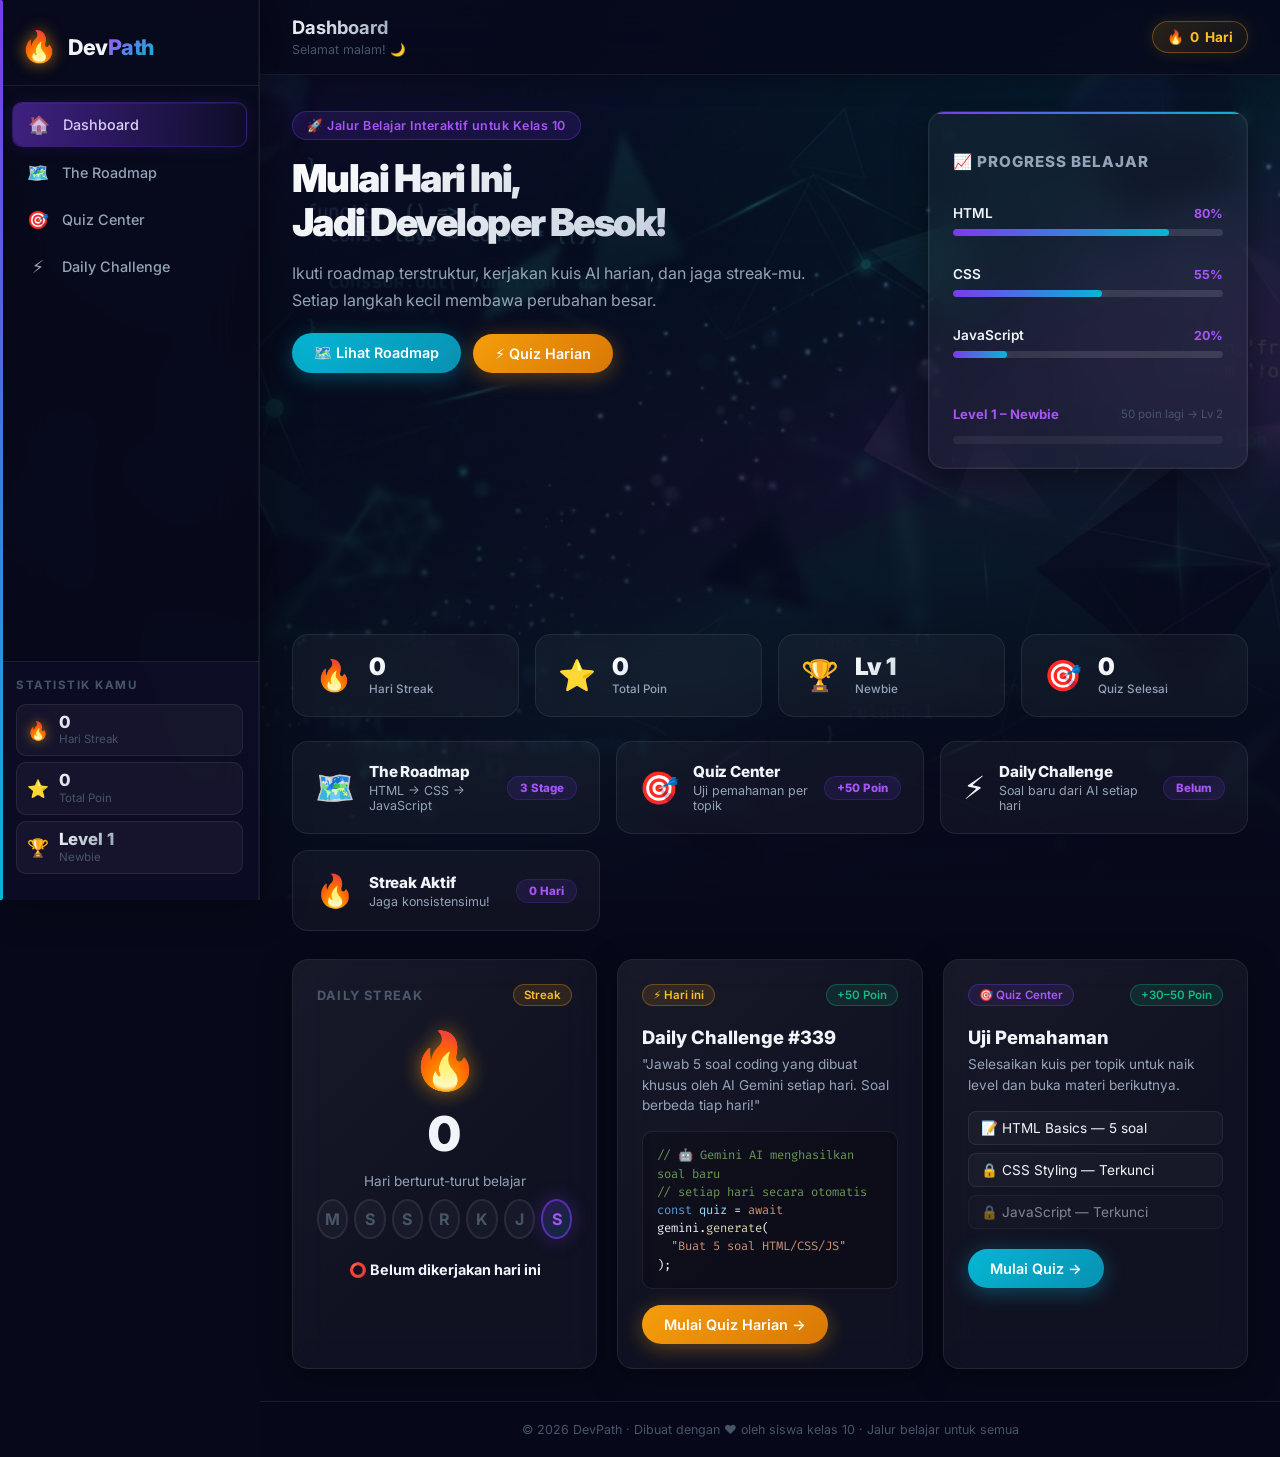
<file: index.html>
<!DOCTYPE html>
<html lang="id">
<head>
  <meta charset="UTF-8"/>
  <meta name="viewport" content="width=device-width, initial-scale=1.0"/>
  <title>DevPath – Jalur Belajar Coding Kamu</title>
  <meta name="description" content="DevPath adalah platform belajar coding interaktif untuk siswa kelas 10. Ikuti roadmap, kerjakan kuis, dan jaga Daily Streak-mu!"/>
  <link rel="preconnect" href="https://fonts.googleapis.com"/>
  <link rel="preconnect" href="https://fonts.gstatic.com" crossorigin/>
  <link href="https://fonts.googleapis.com/css2?family=Inter:wght@400;500;600;700;800;900&family=Space+Grotesk:wght@400;500;600;700&display=swap" rel="stylesheet"/>
  <link rel="stylesheet" href="style.css"/>
</head>
<body>

  <!-- SIDEBAR -->
  <aside class="sidebar" id="sidebar">
    <div class="sidebar-logo">
      <span class="logo-fire">🔥</span>
      <span class="logo-text">Dev<span class="logo-accent">Path</span></span>
    </div>
    <nav class="sidebar-nav">
      <a href="index.html" class="sidelink active" id="nav-home">
        <span class="sidelink-icon">🏠</span><span>Dashboard</span>
      </a>
      <a href="roadmap.html" class="sidelink" id="nav-roadmap">
        <span class="sidelink-icon">🗺️</span><span>The Roadmap</span>
      </a>
      <a href="quiz.html" class="sidelink" id="nav-quiz">
        <span class="sidelink-icon">🎯</span><span>Quiz Center</span>
      </a>
      <a href="daily.html" class="sidelink" id="nav-daily">
        <span class="sidelink-icon">⚡</span><span>Daily Challenge</span>
      </a>
    </nav>
    <div class="sidebar-stats">
      <h4 class="stats-title">Statistik Kamu</h4>
      <div class="stat-item" id="stat-streak">
        <span class="stat-icon streak-icon">🔥</span>
        <div>
          <div class="stat-val" id="sidebar-streak">0</div>
          <div class="stat-lbl">Hari Streak</div>
        </div>
      </div>
      <div class="stat-item" id="stat-poin">
        <span class="stat-icon">⭐</span>
        <div>
          <div class="stat-val" id="sidebar-points">0</div>
          <div class="stat-lbl">Total Poin</div>
        </div>
      </div>
      <div class="stat-item" id="stat-level">
        <span class="stat-icon">🏆</span>
        <div>
          <div class="stat-val" id="sidebar-level">Level 1</div>
          <div class="stat-lbl" id="sidebar-level-lbl">Newbie</div>
        </div>
      </div>
    </div>
    <button class="hamburger-close" id="sidebar-close" aria-label="Tutup sidebar">✕</button>
  </aside>

  <!-- OVERLAY -->
  <div class="overlay" id="overlay"></div>

  <!-- MAIN CONTENT -->
  <main class="main-content" id="main">

    <!-- TOP BAR -->
    <header class="topbar">
      <button class="hamburger" id="hamburger" aria-label="Buka menu">☰</button>
      <div class="topbar-title">
        <h1>Dashboard</h1>
        <span id="topbar-greeting">Selamat datang kembali! 👋</span>
      </div>
      <div class="topbar-streak">
        <span class="fire-badge" id="topbar-streak-badge">🔥 0 Hari</span>
      </div>
    </header>

    <!-- HERO GREETING -->
    <section class="dash-hero" id="dash-hero">
      <!-- Floating particles (injected by JS) -->
      <div class="dash-hero-text">
        <div class="greeting-badge">🚀 Jalur Belajar Interaktif untuk Kelas 10</div>
        <h2>Mulai Hari Ini,<br/><span class="teal-text">Jadi Developer</span> Besok!</h2>
        <p>Ikuti roadmap terstruktur, kerjakan kuis AI harian, dan jaga streak-mu. Setiap langkah kecil membawa perubahan besar.</p>
        <div class="dash-hero-cta">
          <a href="roadmap.html" class="btn-teal" id="cta-roadmap">🗺️ Lihat Roadmap</a>
          <a href="daily.html" class="btn-orange" id="cta-daily-hero">⚡ Quiz Harian</a>
        </div>
      </div>
      <div class="dash-hero-visual">
        <div class="hero-stats-card" id="progress-card">
          <div class="shimmer"></div>
          <div class="pcard-header" style="font-weight: 800; font-size: 0.95rem; text-transform: uppercase; letter-spacing: 1px; color: var(--text-muted); margin-bottom: 18px;">📈 Progress Belajar</div>
          <div class="pcard-item">
            <div class="pcard-meta">
              <span>HTML</span>
              <span class="pct" id="pct-html">0%</span>
            </div>
            <progress id="prog-html" value="0" max="100"></progress>
          </div>
          <div class="pcard-item">
            <div class="pcard-meta">
              <span>CSS</span>
              <span class="pct" id="pct-css">0%</span>
            </div>
            <progress id="prog-css" value="0" max="100"></progress>
          </div>
          <div class="pcard-item">
            <div class="pcard-meta">
              <span>JavaScript</span>
              <span class="pct" id="pct-js">0%</span>
            </div>
            <progress id="prog-js" value="0" max="100"></progress>
          </div>
          <div class="level-progress-wrap" id="level-progress-wrap" style="margin-top: 18px;">
            <div class="level-labels" style="margin-bottom: 6px;">
              <span class="level-badge" id="level-label-foot">Level 1 – Newbie</span>
              <span class="level-hint" id="level-next-foot"></span>
            </div>
            <div class="level-bar"><div class="level-bar-fill" id="level-prog-fill" style="width:0%"></div></div>
          </div>
        </div>
      </div>
    </section>

    <!-- STATS STRIP -->
    <section class="dash-stats-strip" id="dash-stats-strip">
      <div class="stat-strip-card">
        <span class="stat-strip-icon">🔥</span>
        <div>
          <div class="stat-strip-val" id="strip-streak">0</div>
          <div class="stat-strip-lbl">Hari Streak</div>
        </div>
      </div>
      <div class="stat-strip-card">
        <span class="stat-strip-icon">⭐</span>
        <div>
          <div class="stat-strip-val" id="strip-points">0</div>
          <div class="stat-strip-lbl">Total Poin</div>
        </div>
      </div>
      <div class="stat-strip-card">
        <span class="stat-strip-icon">🏆</span>
        <div>
          <div class="stat-strip-val" id="strip-level">Lv 1</div>
          <div class="stat-strip-lbl" id="strip-level-name">Newbie</div>
        </div>
      </div>
      <div class="stat-strip-card">
        <span class="stat-strip-icon">🎯</span>
        <div>
          <div class="stat-strip-val" id="strip-quizzes">0</div>
          <div class="stat-strip-lbl">Quiz Selesai</div>
        </div>
      </div>
    </section>

    <!-- QUICK ACTIONS -->
    <section class="dash-quick-actions" id="dash-quick-actions">
      <a href="roadmap.html" class="quick-action-card" id="qa-roadmap">
        <span class="qa-icon">🗺️</span>
        <div>
          <div class="qa-title">The Roadmap</div>
          <div class="qa-desc">HTML → CSS → JavaScript</div>
        </div>
        <span class="qa-badge">3 Stage</span>
      </a>
      <a href="quiz.html" class="quick-action-card" id="qa-quiz">
        <span class="qa-icon">🎯</span>
        <div>
          <div class="qa-title">Quiz Center</div>
          <div class="qa-desc">Uji pemahaman per topik</div>
        </div>
        <span class="qa-badge" id="qa-quiz-badge">+50 Poin</span>
      </a>
      <a href="daily.html" class="quick-action-card" id="qa-daily">
        <span class="qa-icon">⚡</span>
        <div>
          <div class="qa-title">Daily Challenge</div>
          <div class="qa-desc">Soal baru dari AI setiap hari</div>
        </div>
        <span class="qa-badge" id="qa-daily-badge">Hari Ini</span>
      </a>
      <div class="quick-action-card" style="cursor:default;" id="qa-streak">
        <span class="qa-icon">🔥</span>
        <div>
          <div class="qa-title">Streak Aktif</div>
          <div class="qa-desc" id="qa-streak-desc">Jaga konsistensimu!</div>
        </div>
        <span class="qa-badge" id="qa-streak-badge">0 Hari</span>
      </div>
    </section>

    <!-- GRID CARDS -->
    <section class="dash-grid" id="dash-grid">

      <!-- STREAK CARD -->
      <div class="glass-card streak-card" id="card-streak">
        <div class="card-header">
          <span class="card-title">Daily Streak</span>
          <span class="card-badge orange">Streak</span>
        </div>
        <div style="display: flex; flex-direction: column; align-items: center; gap: 10px; margin: 10px 0;">
          <div class="streak-big" id="streak-anim" style="font-size: 3.5rem; filter: drop-shadow(0 0 10px rgba(245,158,11,0.6));">🔥</div>
          <div class="streak-number" id="streak-display" style="font-size: 3rem; font-weight: 900;">0</div>
          <p style="font-size: 0.85rem; color: var(--text-muted);">Hari berturut-turut belajar</p>
        </div>
        <div class="streak-mini-row" id="streak-dots" style="display: flex; gap: 6px; justify-content: center; margin-top: 10px;"></div>
        <div id="daily-status-wrap" style="margin-top: 12px; text-align: center;"></div>
      </div>

      <!-- DAILY CHALLENGE PREVIEW -->
      <div class="glass-card challenge-card" id="card-challenge">
        <div class="card-header">
          <span class="card-badge orange" id="daily-badge-day">⚡ Hari ini</span>
          <span class="card-badge green">+50 Poin</span>
        </div>
        <h3 id="daily-challenge-title" style="margin: 14px 0 6px; font-size: 1.15rem; font-weight: 800;">Quiz Harian AI</h3>
        <p class="challenge-desc" id="daily-challenge-desc" style="font-size: 0.85rem; color: var(--text-muted); line-height: 1.5; margin-bottom: 16px;">"Jawab 5 soal coding yang dibuat khusus oleh AI Gemini setiap hari. Soal berbeda tiap hari!"</p>
        <div class="code-preview-box" style="background: rgba(0,0,0,0.25); padding: 14px; border-radius: 10px; border: 1px solid var(--border); font-family: 'Fira Code', monospace; font-size: 0.76rem; line-height: 1.5; margin-bottom: 16px; overflow-x: auto;">
          <span class="c-comm" style="color: #6a9955;">// 🤖 Gemini AI menghasilkan soal baru</span><br/>
          <span class="c-comm" style="color: #6a9955;">// setiap hari secara otomatis</span><br/>
          <span class="c-tag" style="color: #569cd6;">const</span> <span class="c-attr" style="color: #9cdcfe;">quiz</span> = <span class="c-str" style="color: #ce9178;">await</span> <span class="c-text">gemini</span>.<span class="c-tag" style="color: #dcdcaa;">generate</span>(<br/>
          &nbsp;&nbsp;<span class="c-str" style="color: #ce9178;">"Buat 5 soal HTML/CSS/JS"</span><br/>
          );
        </div>
        <a href="daily.html" class="btn-orange" id="cta-daily">Mulai Quiz Harian →</a>
      </div>

      <!-- QUICK QUIZ -->
      <div class="glass-card quiz-card" id="card-quiz">
        <div class="card-header">
          <span class="card-badge purple">🎯 Quiz Center</span>
          <span class="card-badge green">+30–50 Poin</span>
        </div>
        <h3 style="margin: 14px 0 6px; font-size: 1.15rem; font-weight: 800;">Uji Pemahaman</h3>
        <p style="font-size: 0.85rem; color: var(--text-muted); line-height: 1.5; margin-bottom: 16px;">Selesaikan kuis per topik untuk naik level dan buka materi berikutnya.</p>
        <div class="quiz-preview" id="quiz-preview-list" style="display: flex; flex-direction: column; gap: 8px; margin-bottom: 20px;">
          <div class="qp-item" id="qp-html" style="font-size: 0.85rem; padding: 8px 12px; border-radius: 8px; background: rgba(255,255,255,0.03); border: 1px solid var(--border);">📝 HTML Basics — 5 soal</div>
          <div class="qp-item" id="qp-css" style="font-size: 0.85rem; padding: 8px 12px; border-radius: 8px; background: rgba(255,255,255,0.03); border: 1px solid var(--border);">🎨 CSS Styling — 5 soal</div>
          <div class="qp-item qp-locked" id="qp-js" style="font-size: 0.85rem; padding: 8px 12px; border-radius: 8px; background: rgba(255,255,255,0.03); border: 1px solid var(--border); opacity: 0.5;">🔒 JavaScript — Terkunci</div>
        </div>
        <a href="quiz.html" class="btn-teal" id="cta-quiz">Mulai Quiz →</a>
      </div>

    </section>

    <!-- FOOTER -->
    <footer class="main-footer" id="footer">
      <p>© 2026 DevPath · Dibuat dengan ❤️ oleh siswa kelas 10 · Jalur belajar untuk semua</p>
    </footer>

  </main>

  <script src="script.js"></script>
  <script>
  document.addEventListener('DOMContentLoaded', () => {

    // ── Greeting by time ──
    const hour = new Date().getHours();
    const greet = hour < 5 ? 'Selamat malam! 🌙' : hour < 12 ? 'Selamat pagi! ☀️' : hour < 15 ? 'Selamat siang! 🌤️' : hour < 18 ? 'Selamat sore! 🌅' : 'Selamat malam! 🌙';
    const greetEl = document.getElementById('topbar-greeting');
    if (greetEl) greetEl.textContent = greet;

    // ── Stats strip ──
    const streak = dpGetInt('streak', 0);
    const pts    = dpGetInt('points', 0);
    const { lv, name, next, nextPts } = getLevel(pts);

    const animateNum = (el, val) => {
      if (!el) return;
      let start = 0;
      const dur = 800;
      const t0  = performance.now();
      const step = ts => {
        const p = Math.min((ts - t0) / dur, 1);
        el.textContent = Math.round(p * val);
        if (p < 1) requestAnimationFrame(step);
      };
      requestAnimationFrame(step);
    };

    animateNum(document.getElementById('strip-streak'), streak);
    animateNum(document.getElementById('strip-points'), pts);
    const sl  = document.getElementById('strip-level');
    const sln = document.getElementById('strip-level-name');
    if (sl)  sl.textContent  = `Lv ${lv.split(' ')[1]}`;
    if (sln) sln.textContent = name;

    // Completed quizzes count
    const cq = JSON.parse(localStorage.getItem('devpath_completed_quizzes') || '[]');
    animateNum(document.getElementById('strip-quizzes'), cq.length);

    // ── Quick actions ──
    const qaStreakBadge = document.getElementById('qa-streak-badge');
    const qaStreakDesc  = document.getElementById('qa-streak-desc');
    if (qaStreakBadge) qaStreakBadge.textContent = streak + ' Hari';
    if (qaStreakDesc)  qaStreakDesc.textContent  = streak > 0 ? `🔥 ${streak} hari berturut!` : 'Jaga konsistensimu!';

    const dailyDone = dpGet('daily_done') === new Date().toDateString();
    const qaDailyBadge = document.getElementById('qa-daily-badge');
    if (qaDailyBadge) qaDailyBadge.textContent = dailyDone ? '✅ Selesai' : 'Belum';
    if (qaDailyBadge && dailyDone) { qaDailyBadge.style.background = 'rgba(6,214,160,0.15)'; qaDailyBadge.style.color = 'var(--green)'; qaDailyBadge.style.borderColor = 'rgba(6,214,160,0.3)'; }

    // ── Level progress in card ──
    const lvFoot = document.getElementById('level-label-foot');
    const lvNext = document.getElementById('level-next-foot');
    const lvFill = document.getElementById('level-prog-fill');
    if (lvFoot) lvFoot.textContent = `${lv} – ${name}`;
    if (next) {
      if (lvNext) lvNext.textContent = `${nextPts} poin lagi → Lv ${parseInt(lv.split(' ')[1]) + 1}`;
      const thresholds = [0, 50, 100, 200, 350, 500];
      const lvNum = parseInt(lv.split(' ')[1]) - 1;
      const prev  = thresholds[lvNum] || 0;
      const pct   = Math.min(100, Math.round(((pts - prev) / (next - prev)) * 100));
      if (lvFill) lvFill.style.width = pct + '%';
    } else {
      if (lvNext) lvNext.textContent = '🏆 MAX LEVEL';
      if (lvFill) lvFill.style.width = '100%';
    }

    // ── Quiz preview cards ──
    const cats     = ['html', 'css', 'javascript'];
    const qpIds    = ['qp-html', 'qp-css', 'qp-js'];
    const qpLabels = ['📝 HTML Basics — 5 soal', '🎨 CSS Styling — 5 soal', '⚡ JavaScript — 5 soal'];
    cats.forEach((cat, i) => {
      const el = document.getElementById(qpIds[i]);
      if (!el) return;
      if (cq.includes(cat)) {
        el.innerHTML = qpLabels[i] + ' ✅';
        el.classList.remove('qp-locked');
        el.style.color = 'var(--green)';
      } else if (i > 0 && !cq.includes(cats[i-1])) {
        el.textContent = '🔒 ' + (['HTML Basics','CSS Styling','JavaScript'][i]) + ' — Terkunci';
        el.classList.add('qp-locked');
      } else {
        el.textContent = qpLabels[i];
        el.classList.remove('qp-locked');
        el.style.color = '';
      }
    });

    // ── Daily status badge ──
    const statusWrap = document.getElementById('daily-status-wrap');
    if (statusWrap) {
      statusWrap.innerHTML = dailyDone
        ? `<span class="daily-status-badge daily-done-badge">✅ Quiz harian selesai!</span>`
        : `<span class="daily-status-badge daily-pending-badge">⭕ Belum dikerjakan hari ini</span>`;
    }

    // ── Hero floating particles ──
    const hero = document.getElementById('dash-hero');
    if (hero) {
      for (let i = 0; i < 8; i++) {
        const p = document.createElement('div');
        p.className = 'hero-particle';
        const size = Math.random() * 6 + 3;
        p.style.cssText = `
          width:${size}px; height:${size}px;
          left:${Math.random() * 80 + 10}%;
          bottom:0;
          animation-duration:${Math.random() * 8 + 6}s;
          animation-delay:${Math.random() * 5}s;
          opacity:${Math.random() * 0.2 + 0.05};
        `;
        hero.appendChild(p);
      }
    }
  });
  </script>
</body>
</html>
</file>
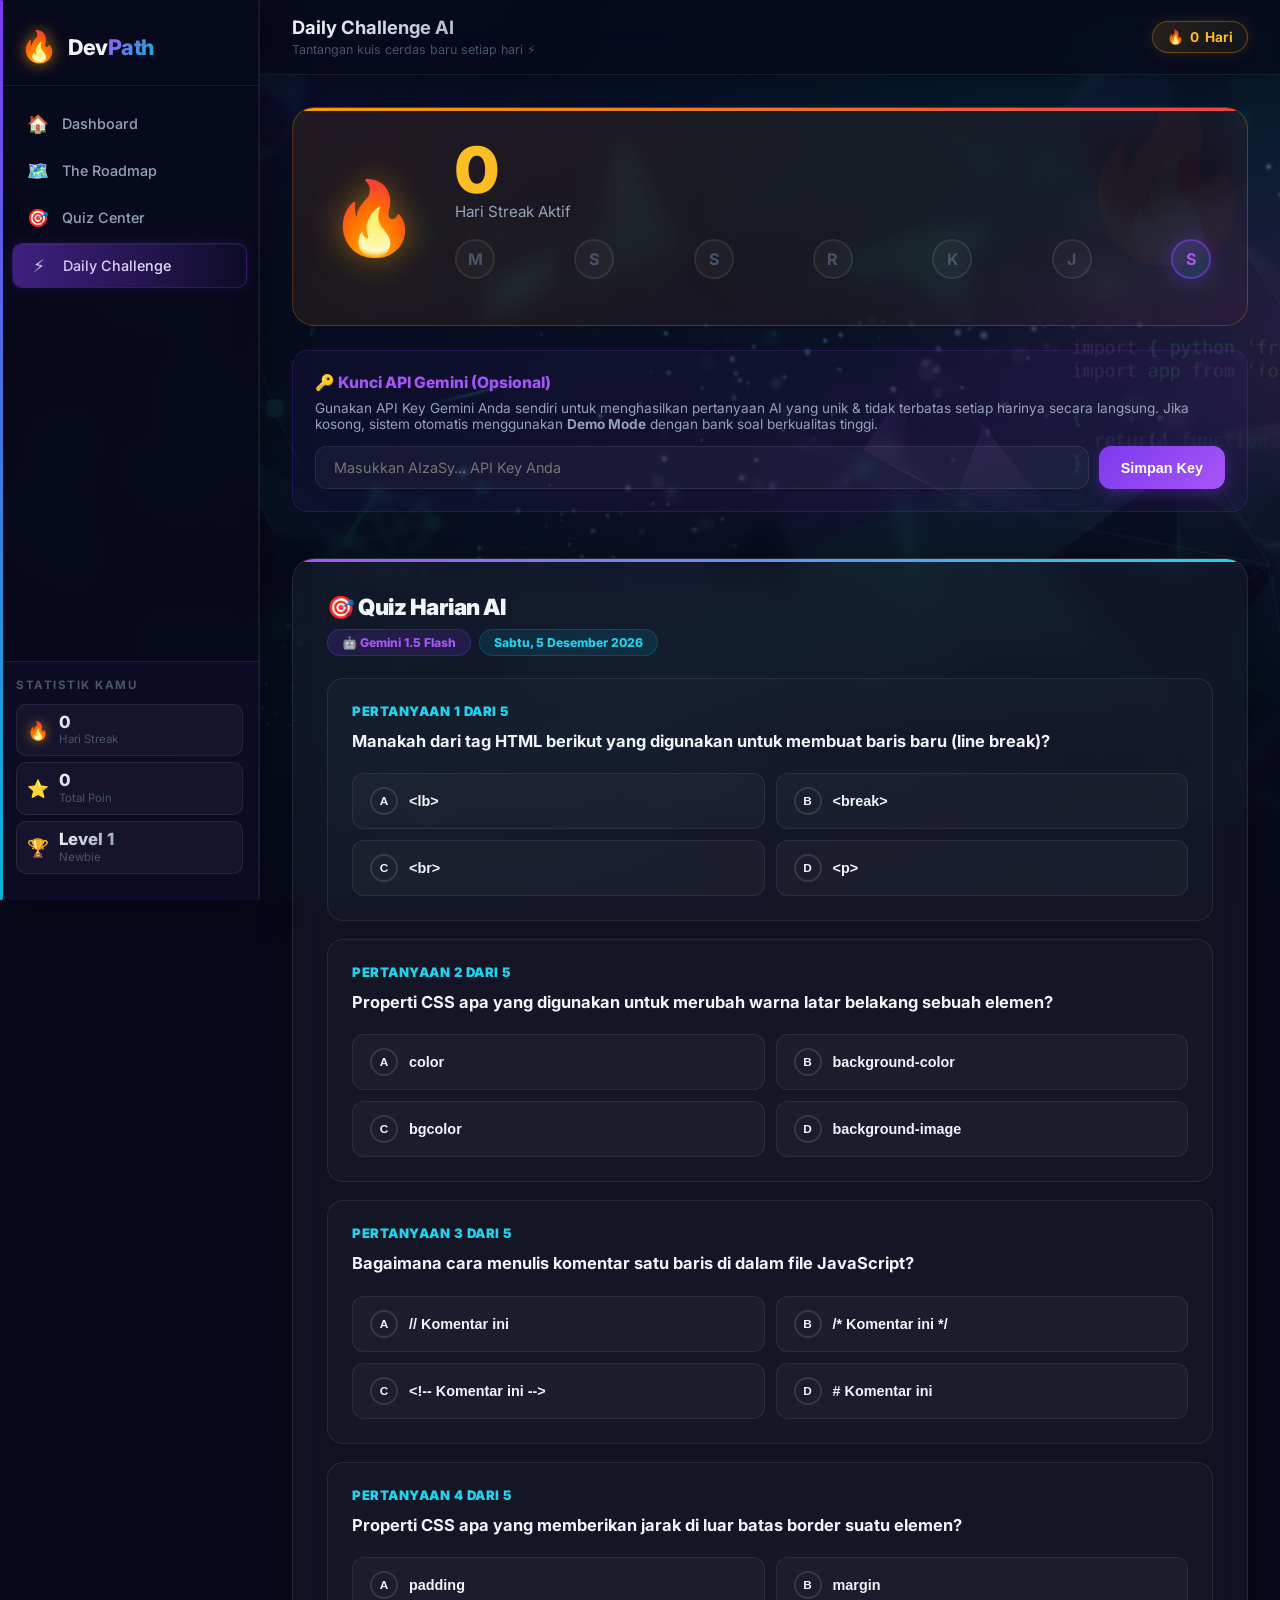
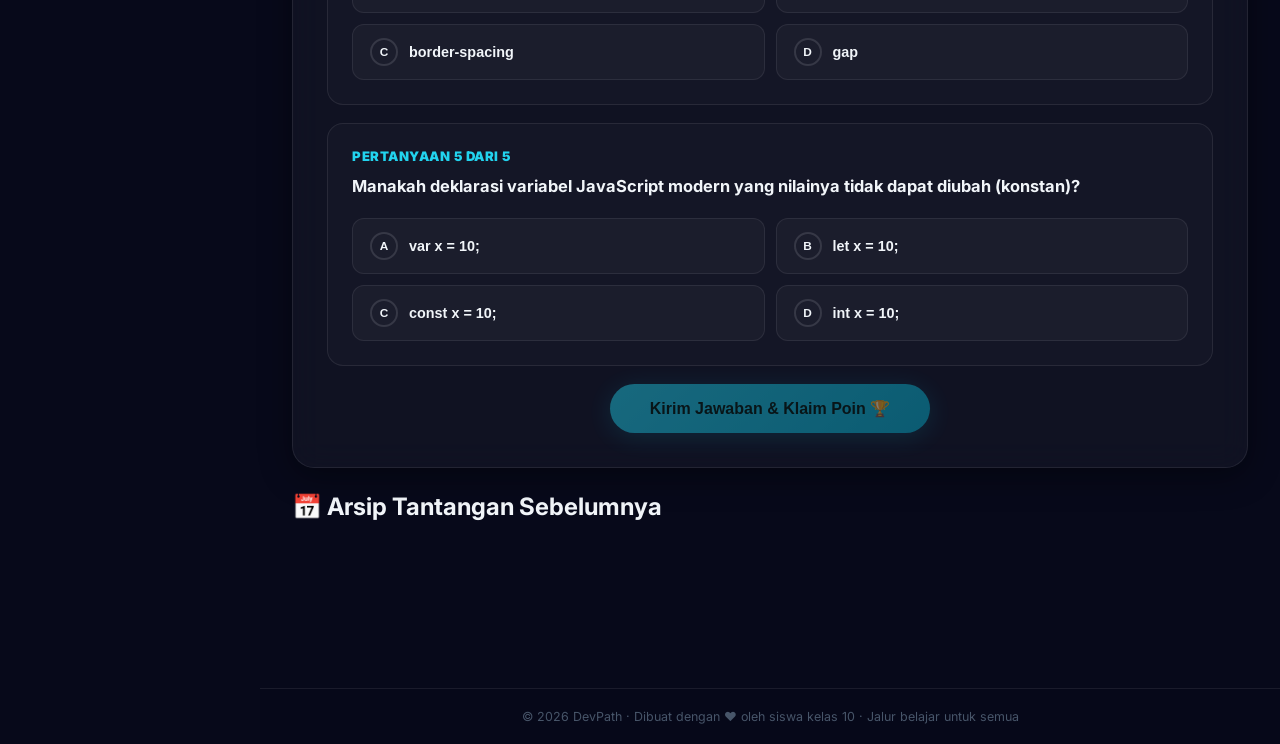
<file: daily.html>
<!DOCTYPE html>
<html lang="id">

<head>
  <meta charset="UTF-8" />
  <meta name="viewport" content="width=device-width, initial-scale=1.0" />
  <title>Daily Challenge AI – DevPath</title>
  <meta name="description"
    content="Tantangan coding harian AI DevPath. Jawab 5 kuis harian dari AI Gemini untuk menjaga streak dan meningkatkan skill-mu." />
  <link rel="preconnect" href="https://fonts.googleapis.com" />
  <link rel="preconnect" href="https://fonts.gstatic.com" crossorigin />
  <link href="https://fonts.googleapis.com/css2?family=Inter:wght@400;500;600;700;800;900&family=Fira+Code:wght@400;500&display=swap"
    rel="stylesheet" />
  <link rel="stylesheet" href="style.css" />
</head>

<body>

  <!-- SIDEBAR -->
  <aside class="sidebar" id="sidebar">
    <div class="sidebar-logo">
      <span class="logo-fire">🔥</span>
      <span class="logo-text">Dev<span class="logo-accent">Path</span></span>
    </div>
    <nav class="sidebar-nav">
      <a href="index.html" class="sidelink" id="nav-home"><span
          class="sidelink-icon">🏠</span><span>Dashboard</span></a>
      <a href="roadmap.html" class="sidelink" id="nav-roadmap"><span class="sidelink-icon">🗺️</span><span>The
          Roadmap</span></a>
      <a href="quiz.html" class="sidelink" id="nav-quiz"><span class="sidelink-icon">🎯</span><span>Quiz
          Center</span></a>
      <a href="daily.html" class="sidelink active" id="nav-daily"><span class="sidelink-icon">⚡</span><span>Daily
          Challenge</span></a>
    </nav>
    <div class="sidebar-stats">
      <h4 class="stats-title">Statistik Kamu</h4>
      <div class="stat-item"><span class="stat-icon streak-icon">🔥</span>
        <div>
          <div class="stat-val" id="sidebar-streak">0</div>
          <div class="stat-lbl">Hari Streak</div>
        </div>
      </div>
      <div class="stat-item"><span class="stat-icon">⭐</span>
        <div>
          <div class="stat-val" id="sidebar-points">0</div>
          <div class="stat-lbl">Total Poin</div>
        </div>
      </div>
      <div class="stat-item"><span class="stat-icon">🏆</span>
        <div>
          <div class="stat-val" id="sidebar-level">Level 1</div>
          <div class="stat-lbl" id="sidebar-level-lbl">Newbie</div>
        </div>
      </div>
    </div>
    <button class="hamburger-close" id="sidebar-close">✕</button>
  </aside>
  <div class="overlay" id="overlay"></div>

  <main class="main-content" id="main">
    <!-- TOPBAR -->
    <header class="topbar">
      <button class="hamburger" id="hamburger">☰</button>
      <div class="topbar-title">
        <h1>Daily Challenge AI</h1>
        <span>Tantangan kuis cerdas baru setiap hari ⚡</span>
      </div>
      <div class="topbar-streak"><span class="fire-badge" id="topbar-streak-badge">🔥 0 Hari</span></div>
    </header>

    <!-- CONTENT SECTION -->
    <section class="daily-section" id="daily-section">

      <!-- STREAK HERO CARD -->
      <div class="streak-hero">
        <div class="streak-fire-big">🔥</div>
        <div class="streak-hero-info">
          <div class="streak-hero-number" id="streak-hero-num">0</div>
          <div class="streak-hero-label">Hari Streak Aktif</div>
          <div class="streak-week-row" id="streak-dots">
            <!-- Rendered by script.js -->
          </div>
        </div>
      </div>

      <!-- GEMINI API KEY SECTION -->
      <div class="api-key-section" id="api-key-block">
        <h4>🔑 Kunci API Gemini (Opsional)</h4>
        <p>Gunakan API Key Gemini Anda sendiri untuk menghasilkan pertanyaan AI yang unik & tidak terbatas setiap harinya secara langsung. Jika kosong, sistem otomatis menggunakan <strong>Demo Mode</strong> dengan bank soal berkualitas tinggi.</p>
        <div class="api-input-row">
          <input type="password" id="gemini-key-input" class="api-key-input" placeholder="Masukkan AIzaSy... API Key Anda" />
          <button class="btn-save-api" id="btn-save-key" onclick="saveApiKey()">Simpan Key</button>
        </div>
      </div>

      <!-- AI QUIZ CARD -->
      <div class="ai-quiz-card" id="quiz-card-wrap">
        
        <div class="ai-quiz-header">
          <div class="ai-quiz-title-wrap">
            <h2>🎯 Quiz Harian AI</h2>
            <div class="ai-badge-row">
              <span class="badge-ai">🤖 Gemini 1.5 Flash</span>
              <span class="badge-date" id="quiz-date-lbl">Hari Ini</span>
            </div>
          </div>
        </div>

        <!-- DONE BANNER -->
        <div class="dq-done-banner" id="done-banner">
          <span>🎉 Luar biasa! Kamu sudah menyelesaikan Quiz Harian untuk hari ini. Jaga terus konsistensimu besok!</span>
          <button class="btn-regen" onclick="forceRegenQuiz()">Hasilkan Soal Baru 🔄</button>
        </div>

        <!-- LOADING STATE -->
        <div class="ai-loading" id="quiz-loading" style="display: none;">
          <div class="spinner"></div>
          <p>Sedang merumuskan soal coding yang cocok untuk Anda... <br/><strong>Gemini AI sedang berpikir 🧠</strong></p>
        </div>

        <!-- AI QUIZ BODY -->
        <div class="ai-quiz-body" id="quiz-body">
          <div id="questions-container">
            <!-- Questions rendered here dynamically -->
          </div>
          <div class="dq-submit-row">
            <button class="btn-dq-submit" id="btn-submit-quiz" onclick="submitQuiz()" disabled>Kirim Jawaban & Klaim Poin 🏆</button>
          </div>
        </div>

        <!-- RESULT CARD -->
        <div class="dq-result-card" id="quiz-result-card">
          <div class="dq-result-emoji" id="res-emoji">🎉</div>
          <div class="dq-result-score" id="res-score">5/5</div>
          <div class="dq-result-label" id="res-desc">Hebat sekali! Semua pertanyaan berhasil dijawab dengan benar!</div>
          <div class="dq-pts-row">
            <div class="dq-pts-chip chip-orange">⭐ +30 Poin</div>
            <div class="dq-pts-chip chip-fire" id="res-streak-chip">🔥 1 Hari Streak</div>
          </div>
          <button class="btn-teal" style="margin-top: 15px;" onclick="closeQuizResult()">Kembali Ke Dashboard</button>
        </div>

      </div>

      <!-- ARCHIVE OF COMPLETED QUIZZES -->
      <div class="archive-section" id="challenge-archive">
        <h2>📅 Arsip Tantangan Sebelumnya</h2>
        <div class="archive-grid" id="archive-container">
          <div class="archive-card done-card">
            <div class="arch-top"><span class="badge-green">✅ Selesai</span><span class="arch-pts">+30 Poin</span></div>
            <h4>Tantangan Kemarin</h4>
            <p>Memahami selektor dasar CSS & box model.</p>
          </div>
          <div class="archive-card done-card">
            <div class="arch-top"><span class="badge-green">✅ Selesai</span><span class="arch-pts">+30 Poin</span></div>
            <h4>Tantangan 2 Hari Lalu</h4>
            <p>Mendeklarasikan tag semantik navigasi & footer HTML5.</p>
          </div>
          <div class="archive-card done-card">
            <div class="arch-top"><span class="badge-green">✅ Selesai</span><span class="arch-pts">+30 Poin</span></div>
            <h4>Tantangan 3 Hari Lalu</h4>
            <p>Mempelajari operasi logika dasar JavaScript.</p>
          </div>
        </div>
      </div>

    </section>

    <footer class="main-footer" id="footer">
      <p>© 2026 DevPath · Dibuat dengan ❤️ oleh siswa kelas 10 · Jalur belajar untuk semua</p>
    </footer>
  </main>

  <script src="script.js"></script>
  <script>
    // =============================================
    // ENGINE QUIZ HARIAN AI – daily.html
    // =============================================

    let quizData = [];
    let answersState = Array(5).fill(null); // stores index of selected options for each of the 5 questions

    document.addEventListener('DOMContentLoaded', () => {
      // Set date label
      const options = { weekday: 'long', year: 'numeric', month: 'long', day: 'numeric' };
      document.getElementById('quiz-date-lbl').textContent = new Date().toLocaleDateString('id-ID', options);

      // Load Saved API key
      const savedKey = localStorage.getItem('devpath_gemini_api_key');
      if (savedKey) {
        document.getElementById('gemini-key-input').value = savedKey;
        document.getElementById('btn-save-key').textContent = 'Hapus Key';
        document.getElementById('btn-save-key').classList.add('btn-ghost');
      }

      // Check if already completed today
      const today = new Date().toDateString();
      const dailyDone = localStorage.getItem('devpath_daily_done') === today;

      if (dailyDone) {
        document.getElementById('done-banner').classList.add('show');
        document.getElementById('quiz-body').classList.remove('show');
      } else {
        loadDailyQuiz();
      }

      // Initialize streak dots and stats
      updateSharedStats();
      renderStreakDots('streak-dots');
    });

    function saveApiKey() {
      const input = document.getElementById('gemini-key-input');
      const btn = document.getElementById('btn-save-key');
      const savedKey = localStorage.getItem('devpath_gemini_api_key');

      if (savedKey) {
        localStorage.removeItem('devpath_gemini_api_key');
        input.value = '';
        btn.textContent = 'Simpan Key';
        btn.classList.remove('btn-ghost');
        alert('Kunci API Gemini telah dihapus. Sistem akan menggunakan Demo Mode.');
      } else {
        const val = input.value.trim();
        if (!val) {
          alert('Harap masukkan API Key yang valid!');
          return;
        }
        localStorage.setItem('devpath_gemini_api_key', val);
        btn.textContent = 'Hapus Key';
        btn.classList.add('btn-ghost');
        alert('API Key Gemini berhasil disimpan! Sistem akan memuat kuis dari AI.');
      }
      loadDailyQuiz();
    }

    // BANK SOAL FALLBACK (Demo Mode)
    const DEMO_QUESTIONS = [
      {
        q: "Manakah dari tag HTML berikut yang digunakan untuk membuat baris baru (line break)?",
        opts: ["&lt;lb&gt;", "&lt;break&gt;", "&lt;br&gt;", "&lt;p&gt;"],
        ans: 2,
        exp: "Tag &lt;br&gt; digunakan untuk menyisipkan pemisah baris tunggal (line break) secara langsung."
      },
      {
        q: "Properti CSS apa yang digunakan untuk merubah warna latar belakang sebuah elemen?",
        opts: ["color", "background-color", "bgcolor", "background-image"],
        ans: 1,
        exp: "Properti background-color digunakan untuk mewarnai latar belakang. Properti color digunakan khusus untuk warna teks."
      },
      {
        q: "Bagaimana cara menulis komentar satu baris di dalam file JavaScript?",
        opts: ["// Komentar ini", "/* Komentar ini */", "&lt;!-- Komentar ini --&gt;", "# Komentar ini"],
        ans: 0,
        exp: "Garis miring ganda (//) digunakan untuk mendeklarasikan komentar satu baris di JavaScript."
      },
      {
        q: "Properti CSS apa yang memberikan jarak di luar batas border suatu elemen?",
        opts: ["padding", "margin", "border-spacing", "gap"],
        ans: 1,
        exp: "Margin memberikan jarak kosong di luar batas border elemen, sedangkan padding memberikan jarak di dalam elemen."
      },
      {
        q: "Manakah deklarasi variabel JavaScript modern yang nilainya tidak dapat diubah (konstan)?",
        opts: ["var x = 10;", "let x = 10;", "const x = 10;", "int x = 10;"],
        ans: 2,
        exp: "Kata kunci 'const' digunakan untuk mendeklarasikan variabel bernilai tetap (konstan) yang tidak bisa di-reassign kembali."
      }
    ];

    async function loadDailyQuiz() {
      document.getElementById('quiz-loading').style.display = 'flex';
      document.getElementById('quiz-body').classList.remove('show');
      document.getElementById('quiz-result-card').classList.remove('show');

      const apiKey = localStorage.getItem('devpath_gemini_api_key');
      if (!apiKey) {
        // Mode Demo
        setTimeout(() => {
          quizData = DEMO_QUESTIONS;
          renderQuizQuestions();
          document.getElementById('quiz-loading').style.display = 'none';
          document.getElementById('quiz-body').classList.add('show');
        }, 1200);
        return;
      }

      // Gemini AI request
      const prompt = `Buat tepat 5 soal kuis pilihan ganda tentang coding web (HTML, CSS, atau JavaScript) tingkat dasar untuk siswa SMK kelas 10 di Indonesia. Soal harus cukup mudah dikerjakan dan membangkitkan rasa percaya diri mereka dalam belajar pemrograman. Format output HARUS wajib berupa JSON array of objects secara langsung tanpa pembungkus markdown markdown (\`\`\`json ... \`\`\`), memiliki kunci persis: "q" (pertanyaan), "opts" (array isi 4 pilihan jawaban berupa string), "ans" (indeks angka pilihan yang benar dari 0 sampai 3), dan "exp" (penjelasan singkat mengapa jawaban tersebut benar). Semua konten wajib menggunakan Bahasa Indonesia.`;

      try {
        const res = await fetch(`https://generativelanguage.googleapis.com/v1beta/models/gemini-1.5-flash:generateContent?key=${apiKey}`, {
          method: 'POST',
          headers: { 'Content-Type': 'application/json' },
          body: JSON.stringify({
            contents: [{ parts: [{ text: prompt }] }],
            generationConfig: {
              responseMimeType: "application/json"
            }
          })
        });

        if (!res.ok) throw new Error('API request failed');
        const data = await res.json();
        const jsonText = data.candidates[0].content.parts[0].text;
        quizData = JSON.parse(jsonText.trim());

        renderQuizQuestions();
        document.getElementById('quiz-loading').style.display = 'none';
        document.getElementById('quiz-body').classList.add('show');
      } catch (err) {
        console.error('Error generating quiz from AI, falling back to offline bank:', err);
        // Fallback silently to offline questions
        quizData = DEMO_QUESTIONS;
        renderQuizQuestions();
        document.getElementById('quiz-loading').style.display = 'none';
        document.getElementById('quiz-body').classList.add('show');
      }
    }

    function renderQuizQuestions() {
      const container = document.getElementById('questions-container');
      container.innerHTML = '';
      answersState = Array(quizData.length).fill(null);
      document.getElementById('btn-submit-quiz').disabled = true;

      quizData.forEach((soal, qIdx) => {
        const card = document.createElement('div');
        card.className = 'dq-question-card';
        card.id = `qcard-${qIdx}`;

        let optsHtml = '';
        const letters = ['A', 'B', 'C', 'D'];
        soal.opts.forEach((opt, optIdx) => {
          optsHtml += `
            <button class="dq-opt" onclick="selectOption(${qIdx}, ${optIdx})" id="opt-${qIdx}-${optIdx}">
              <span class="opt-letter">${letters[optIdx]}</span>
              <span>${opt}</span>
            </button>
          `;
        });

        card.innerHTML = `
          <div class="dq-q-num">PERTANYAAN ${qIdx + 1} DARI ${quizData.length}</div>
          <div class="dq-q-text">${soal.q}</div>
          <div class="dq-opts">${optsHtml}</div>
          <div class="dq-explanation" id="exp-${qIdx}">
            <strong>Penjelasan:</strong> ${soal.exp}
          </div>
        `;
        container.appendChild(card);
      });
    }

    function selectOption(qIdx, optIdx) {
      if (answersState[qIdx] !== null) return; // already answered this question

      answersState[qIdx] = optIdx;
      const correctIdx = quizData[qIdx].ans;
      const isCorrect = optIdx === correctIdx;

      // Disable all options and highlight correct/wrong
      for (let i = 0; i < 4; i++) {
        const btn = document.getElementById(`opt-${qIdx}-${i}`);
        btn.disabled = true;
        if (i === correctIdx) {
          btn.classList.add('correct');
        } else if (i === optIdx && !isCorrect) {
          btn.classList.add('wrong');
        }
      }

      // Show explanation card
      const expBox = document.getElementById(`exp-${qIdx}`);
      expBox.classList.add('show');
      expBox.classList.add(isCorrect ? 'ok' : 'err');

      // Check if all answered
      const allAnswered = answersState.every(ans => ans !== null);
      if (allAnswered) {
        document.getElementById('btn-submit-quiz').disabled = false;
      }
    }

    function submitQuiz() {
      // Calculate score
      let score = 0;
      quizData.forEach((soal, i) => {
        if (answersState[i] === soal.ans) score++;
      });

      // Award points and streak
      const currentPts = parseInt(localStorage.getItem('devpath_points') || '0', 10);
      localStorage.setItem('devpath_points', currentPts + 30);

      // Increment daily streak through shared function
      const newStreak = completeDailyChallenge();

      // Show results
      document.getElementById('quiz-body').classList.remove('show');
      document.getElementById('done-banner').classList.add('show');

      // Result UI
      document.getElementById('res-score').textContent = `${score}/${quizData.length}`;
      document.getElementById('res-streak-chip').textContent = `🔥 ${newStreak} Hari Streak`;

      if (score === quizData.length) {
        document.getElementById('res-emoji').textContent = '🎉';
        document.getElementById('res-desc').textContent = 'Hebat sekali! Semua pertanyaan berhasil dijawab dengan benar! +30 Poin & Streak Kamu aktif!';
      } else if (score >= 3) {
        document.getElementById('res-emoji').textContent = '👍';
        document.getElementById('res-desc').textContent = 'Kerja bagus! Pemahaman kamu sudah sangat baik. +30 Poin & Streak Kamu aktif!';
      } else {
        document.getElementById('res-emoji').textContent = '💪';
        document.getElementById('res-desc').textContent = 'Tetap semangat! Pelajari penjelasannya untuk belajar lebih baik lagi. +30 Poin & Streak Kamu aktif!';
      }

      document.getElementById('quiz-result-card').classList.add('show');
    }

    function closeQuizResult() {
      window.location.href = 'index.html';
    }

    function forceRegenQuiz() {
      // Reset complete state for testing/regen
      localStorage.removeItem('devpath_daily_done');
      document.getElementById('done-banner').classList.remove('show');
      loadDailyQuiz();
    }
  </script>
</body>

</html>
</file>
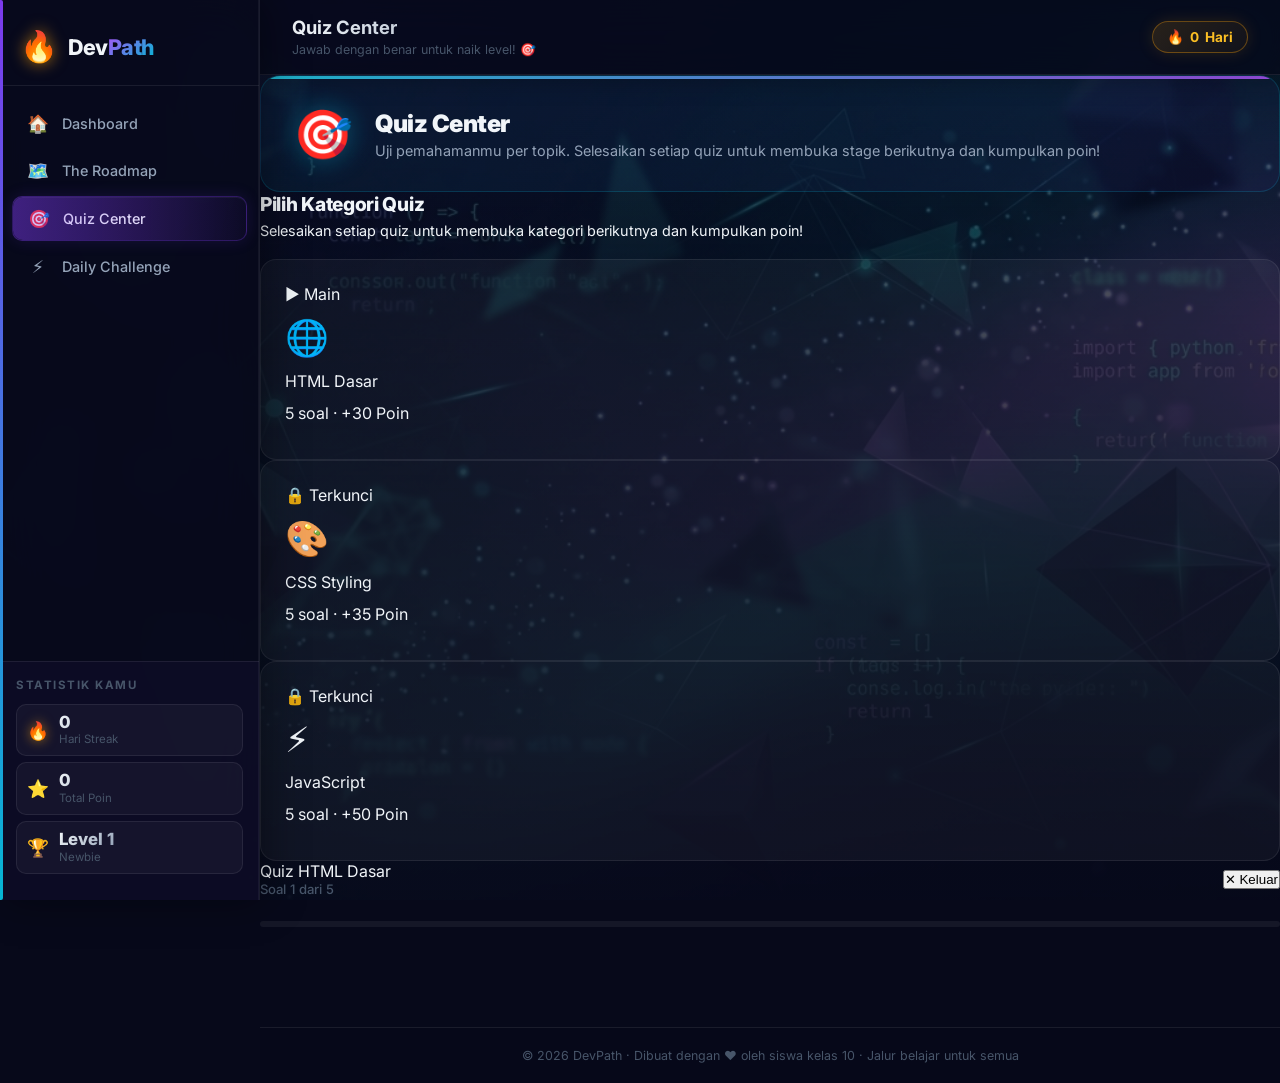
<file: quiz.html>
<!DOCTYPE html>
<html lang="id">

<head>
  <meta charset="UTF-8" />
  <meta name="viewport" content="width=device-width, initial-scale=1.0" />
  <title>Quiz Center – DevPath</title>
  <meta name="description"
    content="Uji pemahamanmu tentang HTML, CSS, dan JavaScript. Jawab kuis untuk naik level di DevPath." />
  <link rel="preconnect" href="https://fonts.googleapis.com" />
  <link rel="preconnect" href="https://fonts.gstatic.com" crossorigin />
  <link
    href="https://fonts.googleapis.com/css2?family=Inter:wght@400;500;600;700;800;900&family=Space+Grotesk:wght@400;500;600;700&display=swap"
    rel="stylesheet" />
  <link rel="stylesheet" href="style.css" />
</head>

<body>

  <aside class="sidebar" id="sidebar">
    <div class="sidebar-logo">
      <span class="logo-fire">🔥</span>
      <span class="logo-text">Dev<span class="logo-accent">Path</span></span>
    </div>
    <nav class="sidebar-nav">
      <a href="index.html" class="sidelink" id="nav-home"><span
          class="sidelink-icon">🏠</span><span>Dashboard</span></a>
      <a href="roadmap.html" class="sidelink" id="nav-roadmap"><span class="sidelink-icon">🗺️</span><span>The
          Roadmap</span></a>
      <a href="quiz.html" class="sidelink active" id="nav-quiz"><span class="sidelink-icon">🎯</span><span>Quiz
          Center</span></a>
      <a href="daily.html" class="sidelink" id="nav-daily"><span class="sidelink-icon">⚡</span><span>Daily
          Challenge</span></a>
    </nav>
    <div class="sidebar-stats">
      <h4 class="stats-title">Statistik Kamu</h4>
      <div class="stat-item"><span class="stat-icon streak-icon">🔥</span>
        <div>
          <div class="stat-val" id="sidebar-streak">0</div>
          <div class="stat-lbl">Hari Streak</div>
        </div>
      </div>
      <div class="stat-item"><span class="stat-icon">⭐</span>
        <div>
          <div class="stat-val" id="sidebar-points">0</div>
          <div class="stat-lbl">Total Poin</div>
        </div>
      </div>
      <div class="stat-item"><span class="stat-icon">🏆</span>
        <div>
          <div class="stat-val" id="sidebar-level">Level 1</div>
          <div class="stat-lbl" id="sidebar-level-lbl">Newbie</div>
        </div>
      </div>
    </div>
    <button class="hamburger-close" id="sidebar-close" aria-label="Tutup sidebar">✕</button>
  </aside>
  <div class="overlay" id="overlay"></div>

  <main class="main-content" id="main">
    <header class="topbar">
      <button class="hamburger" id="hamburger" aria-label="Buka menu">☰</button>
      <div class="topbar-title">
        <h1>Quiz Center</h1>
        <span>Jawab dengan benar untuk naik level! 🎯</span>
      </div>
      <div class="topbar-streak"><span class="fire-badge" id="topbar-streak-badge">🔥 0 Hari</span></div>
    </header>

    <div class="quiz-engine-wrap">

      <!-- QUIZ HEADER CARD -->
      <div class="quiz-header-card">
        <div class="qh-icon">🎯</div>
        <div>
          <div class="qh-title">Quiz Center</div>
          <div class="qh-desc">Uji pemahamanmu per topik. Selesaikan setiap quiz untuk membuka stage berikutnya dan
            kumpulkan poin!</div>
        </div>
      </div>

      <!-- CATEGORY SELECTOR -->
      <div id="cat-section">
        <div style="margin-bottom:20px;">
          <h2 style="font-size:1.2rem;font-weight:800;margin-bottom:6px;letter-spacing:-0.3px;">Pilih Kategori Quiz</h2>
          <p style="color:var(--text-sub);font-size:0.9rem;">Selesaikan setiap quiz untuk membuka kategori berikutnya
            dan kumpulkan poin!</p>
        </div>
        <div class="qcat-grid" id="qcat-grid">
          <!-- Rendered by JS -->
        </div>
      </div>

      <!-- QUIZ ENGINE PANEL -->
      <div class="quiz-engine-panel" id="quiz-engine-panel">
        <div class="qe-header">
          <div>
            <div class="qe-title" id="qe-title">Quiz HTML Dasar</div>
            <div class="qe-counter" id="qe-counter">Soal 1 dari 5</div>
          </div>
          <button class="btn-quit" id="btn-quit" onclick="quitQuiz()">✕ Keluar</button>
        </div>
        <div class="qe-progress-bar">
          <div class="qe-progress-fill" id="qe-prog" style="width:0%"></div>
        </div>
        <div class="qe-question" id="qe-question"></div>
        <div class="qe-options" id="qe-options"></div>
        <div class="qe-explanation" id="qe-explanation"></div>
        <div class="qe-actions">
          <div id="qe-pts-live" style="font-size:0.9rem;color:var(--teal);font-weight:700;"></div>
          <button class="btn-next" id="btn-next" onclick="nextQuestion()">Soal Berikutnya →</button>
        </div>
        <!-- Result overlay inside panel -->
        <div class="qe-result" id="qe-result">
          <div class="result-emoji" id="result-emoji">🎉</div>
          <div class="result-title" id="result-title">Selesai!</div>
          <div class="result-score" id="result-score">5/5</div>
          <div class="result-sub" id="result-sub"></div>
          <div class="result-pts-badge" id="result-pts-badge">+50 Poin</div>
          <div class="result-actions">
            <button class="btn-teal" onclick="retryQuiz()" id="btn-retry">🔄 Ulangi Quiz</button>
            <button class="btn-orange" onclick="quitQuiz()" id="btn-back-cat">← Pilih Kategori</button>
          </div>
        </div>
      </div>

    </div>

    <footer class="main-footer" id="footer">
      <p>© 2026 DevPath · Dibuat dengan ❤️ oleh siswa kelas 10 · Jalur belajar untuk semua</p>
    </footer>
  </main>

  <script src="script.js"></script>
  <script>
    // =============================================
    // QUIZ ENGINE – quiz.html
    // =============================================

    const QUIZ_DATA = {
      html: {
        id: 'html',
        title: 'HTML Dasar',
        icon: '🌐',
        color: '#E34F26',
        poin: 30,
        unlock: null,
        soal: [
          {
            q: 'Tag HTML yang digunakan untuk membuat <strong>judul terbesar</strong> di halaman adalah...',
            opts: ['<h6>', '<h1>', '<title>', '<head>'],
            ans: 1,
            exp: '✅ <h1> adalah heading level 1 — paling besar. Heading turun dari h1 (terbesar) sampai h6 (terkecil).'
          },
          {
            q: 'Atribut yang digunakan pada tag <code>&lt;img&gt;</code> untuk menampilkan teks alternatif jika gambar gagal dimuat adalah...',
            opts: ['src', 'title', 'alt', 'href'],
            ans: 2,
            exp: '✅ Atribut <code>alt</code> (alternative text) menyediakan deskripsi gambar untuk aksesibilitas dan fallback ketika gambar gagal dimuat.'
          },
          {
            q: 'Elemen HTML semantik yang paling tepat untuk membuat menu navigasi utama adalah...',
            opts: ['<div id="menu">', '<nav>', '<menu>', '<ul>'],
            ans: 1,
            exp: '✅ <code>&lt;nav&gt;</code> adalah elemen semantik HTML5 yang secara khusus dirancang untuk wadah navigasi.'
          },
          {
            q: 'Tag HTML yang digunakan untuk membuat <strong>tautan hyperlink</strong> ke halaman lain adalah...',
            opts: ['<link>', '<a>', '<url>', '<href>'],
            ans: 1,
            exp: '✅ Tag <code>&lt;a&gt;</code> (anchor) digunakan untuk membuat hyperlink. Atribut <code>href</code> menentukan tujuan link-nya.'
          },
          {
            q: 'Elemen manakah yang merupakan <strong>block-level element</strong> bawaan HTML?',
            opts: ['<span>', '<a>', '<strong>', '<div>'],
            ans: 3,
            exp: '✅ <code>&lt;div&gt;</code> adalah block-level element. Berbeda dengan <code>&lt;span&gt;</code> yang merupakan inline element.'
          },
        ]
      },
      css: {
        id: 'css',
        title: 'CSS Styling',
        icon: '🎨',
        color: '#264DE4',
        poin: 35,
        unlock: 'html',
        soal: [
          {
            q: 'Property CSS yang digunakan untuk mengubah <strong>warna teks</strong> adalah...',
            opts: ['background-color', 'font-color', 'color', 'text-color'],
            ans: 2,
            exp: '✅ Property <code>color</code> digunakan untuk mengatur warna teks. <code>background-color</code> untuk warna latar.'
          },
          {
            q: 'Nilai CSS Flexbox yang membuat item rata tengah secara <strong>horizontal</strong> adalah...',
            opts: ['align-items: center', 'justify-content: center', 'text-align: center', 'margin: auto'],
            ans: 1,
            exp: '✅ Di Flexbox, <code>justify-content: center</code> mengatur posisi item di sepanjang sumbu utama (horizontal jika flex-direction: row).'
          },
          {
            q: 'Selector CSS mana yang benar untuk menarget elemen dengan <code>class="kartu"</code>?',
            opts: ['#kartu', '.kartu', 'kartu', '*kartu'],
            ans: 1,
            exp: '✅ Selector class menggunakan titik (.) sebelum nama class. Tanda # digunakan untuk ID, bukan class.'
          },
          {
            q: 'Property CSS yang digunakan untuk memberi jarak <strong>di dalam</strong> elemen (antara konten dan border) adalah...',
            opts: ['margin', 'spacing', 'padding', 'gap'],
            ans: 2,
            exp: '✅ <code>padding</code> adalah jarak di dalam border elemen. <code>margin</code> adalah jarak di luar border (antara elemen).'
          },
          {
            q: 'Untuk membuat teks menjadi <strong>tebal</strong> menggunakan CSS, property yang digunakan adalah...',
            opts: ['text-style: bold', 'text-weight: bold', 'font-style: bold', 'font-weight: bold'],
            ans: 3,
            exp: '✅ <code>font-weight: bold</code> (atau nilai numerik 700) membuat teks tebal. <code>font-style</code> digunakan untuk italic/normal.'
          },
        ]
      },
      javascript: {
        id: 'javascript',
        title: 'JavaScript',
        icon: '⚡',
        color: '#F7DF1E',
        poin: 50,
        unlock: 'css',
        soal: [
          {
            q: 'Cara yang benar untuk mendeklarasikan variabel yang <strong>tidak bisa diubah nilainya</strong> di JavaScript modern adalah...',
            opts: ['var nama = "Mia"', 'let nama = "Mia"', 'const nama = "Mia"', 'fixed nama = "Mia"'],
            ans: 2,
            exp: '✅ <code>const</code> mendeklarasikan variabel konstan yang nilainya tidak bisa di-reassign. <code>let</code> bisa diubah, <code>var</code> adalah cara lama.'
          },
          {
            q: 'Fungsi JavaScript bawaan untuk memilih elemen HTML berdasarkan <strong>ID</strong>-nya adalah...',
            opts: ['document.querySelector()', 'document.getElement()', 'document.getElementById()', 'document.findById()'],
            ans: 2,
            exp: '✅ <code>document.getElementById("id")</code> mengembalikan elemen dengan ID tertentu. <code>querySelector()</code> lebih fleksibel tapi menggunakan CSS selector.'
          },
          {
            q: 'Apa output dari kode ini? <br><code>console.log(typeof "DevPath")</code>',
            opts: ['"DevPath"', 'string', 'text', 'undefined'],
            ans: 1,
            exp: '✅ <code>typeof</code> mengembalikan tipe data sebagai string. String literal menghasilkan tipe <code>"string"</code>.'
          },
          {
            q: 'Cara yang benar untuk menambahkan event click pada tombol di JavaScript adalah...',
            opts: ['button.onClick = fungsi', 'button.addEvent("click", fungsi)', 'button.addEventListener("click", fungsi)', 'button.on("click", fungsi)'],
            ans: 2,
            exp: '✅ <code>addEventListener("event", callback)</code> adalah cara modern dan direkomendasikan untuk menangani event di JavaScript.'
          },
          {
            q: 'Method array JavaScript yang digunakan untuk <strong>menambah elemen</strong> ke akhir array adalah...',
            opts: ['array.add()', 'array.append()', 'array.push()', 'array.insert()'],
            ans: 2,
            exp: '✅ <code>array.push(item)</code> menambahkan satu atau lebih elemen ke akhir array dan mengembalikan panjang array yang baru.'
          },
        ]
      }
    };

    // ── State ──
    let currentCat = null;
    let currentIdx = 0;
    let score = 0;
    let answered = false;

    // ── Load Stats ──
    function getPoints() { return parseInt(localStorage.getItem('devpath_points') || '0'); }
    function setPoints(v) { localStorage.setItem('devpath_points', v); }
    function getStreak() { return parseInt(localStorage.getItem('devpath_streak') || '0'); }
    function getCompletedQuizzes() {
      try { return JSON.parse(localStorage.getItem('devpath_completed_quizzes') || '[]'); }
      catch { return []; }
    }
    function setCompletedQuizzes(arr) { localStorage.setItem('devpath_completed_quizzes', JSON.stringify(arr)); }
    function isUnlocked(catId) {
      const cat = QUIZ_DATA[catId];
      if (!cat.unlock) return true;
      return getCompletedQuizzes().includes(cat.unlock);
    }
    function isCompleted(catId) { return getCompletedQuizzes().includes(catId); }

    function getLevel() {
      const pts = getPoints();
      if (pts >= 500) return { lv: 'Level 6', name: 'Senior Dev' };
      if (pts >= 350) return { lv: 'Level 5', name: 'Mid Dev' };
      if (pts >= 200) return { lv: 'Level 4', name: 'Junior Dev' };
      if (pts >= 100) return { lv: 'Level 3', name: 'Apprentice' };
      if (pts >= 50) return { lv: 'Level 2', name: 'Starter' };
      return { lv: 'Level 1', name: 'Newbie' };
    }

    function updateSidebar() {
      const streak = getStreak();
      const pts = getPoints();
      const { lv, name } = getLevel();
      const sb_s = document.getElementById('sidebar-streak');
      const sb_p = document.getElementById('sidebar-points');
      const sb_l = document.getElementById('sidebar-level');
      const sb_ll = document.getElementById('sidebar-level-lbl');
      const tb = document.getElementById('topbar-streak-badge');
      if (sb_s) sb_s.textContent = streak;
      if (sb_p) sb_p.textContent = pts;
      if (sb_l) sb_l.textContent = lv;
      if (sb_ll) sb_ll.textContent = name;
      if (tb) tb.textContent = `🔥 ${streak} Hari`;
    }

    // ── Render Categories ──
    function renderCategories() {
      const grid = document.getElementById('qcat-grid');
      const completed = getCompletedQuizzes();
      grid.innerHTML = '';
      Object.values(QUIZ_DATA).forEach(cat => {
        const unlocked = isUnlocked(cat.id);
        const done = isCompleted(cat.id);
        const card = document.createElement('div');
        card.className = 'qcat-card' + (done ? ' qcat-done' : '') + (!unlocked ? ' qcat-locked' : '');
        card.id = `qcat-${cat.id}`;

        let badgeHtml = '';
        if (done) badgeHtml = `<div class="qcat-badge badge-green">✅ Selesai</div>`;
        else if (!unlocked) badgeHtml = `<div class="qcat-badge badge-orange">🔒 Terkunci</div>`;
        else badgeHtml = `<div class="qcat-badge badge-teal">▶ Main</div>`;

        const soalLen = cat.soal.length;
        const progPct = done ? 100 : 0;

        card.innerHTML = `
        ${badgeHtml}
        <div class="qcat-icon">${cat.icon}</div>
        <div class="qcat-title">${cat.title}</div>
        <div class="qcat-meta">${soalLen} soal · +${cat.poin} Poin</div>
        <div class="qcat-progress-bar">
          <div class="qcat-progress-fill" style="width:${progPct}%"></div>
        </div>
      `;
        if (unlocked) {
          card.addEventListener('click', () => startQuiz(cat.id));
        }
        grid.appendChild(card);
      });
    }

    // ── Start Quiz ──
    function startQuiz(catId) {
      currentCat = catId;
      currentIdx = 0;
      score = 0;
      answered = false;

      document.getElementById('cat-section').style.display = 'none';
      const panel = document.getElementById('quiz-engine-panel');
      panel.classList.add('active');
      document.getElementById('qe-result').classList.remove('show');

      // show question area
      document.getElementById('qe-question').style.display = '';
      document.getElementById('qe-options').style.display = '';
      document.getElementById('qe-explanation').style.display = '';
      document.getElementById('qe-actions').style.display = '';
      document.querySelector('.qe-header').style.display = '';
      document.querySelector('.qe-progress-bar').style.display = '';

      document.getElementById('qe-title').textContent = `Quiz ${QUIZ_DATA[catId].title}`;
      renderQuestion();
    }

    function renderQuestion() {
      const cat = QUIZ_DATA[currentCat];
      const soal = cat.soal[currentIdx];
      const total = cat.soal.length;
      answered = false;

      document.getElementById('qe-counter').textContent = `Soal ${currentIdx + 1} dari ${total}`;
      const pct = Math.round((currentIdx / total) * 100);
      document.getElementById('qe-prog').style.width = pct + '%';
      document.getElementById('qe-question').innerHTML = soal.q;

      const optsEl = document.getElementById('qe-options');
      optsEl.innerHTML = '';
      const letters = ['A', 'B', 'C', 'D'];
      soal.opts.forEach((opt, i) => {
        const btn = document.createElement('button');
        btn.className = 'qe-opt';
        btn.id = `qeopt-${i}`;
        btn.innerHTML = `<span class="opt-letter">${letters[i]}</span><span>${opt}</span>`;
        btn.addEventListener('click', () => selectAnswer(i));
        optsEl.appendChild(btn);
      });

      const exp = document.getElementById('qe-explanation');
      exp.className = 'qe-explanation';
      exp.style.display = 'none';
      exp.innerHTML = '';

      const next = document.getElementById('btn-next');
      next.classList.remove('show');
      next.textContent = currentIdx < total - 1 ? 'Soal Berikutnya →' : 'Lihat Hasil 🏆';

      document.getElementById('qe-pts-live').textContent = `Poin terkumpul: ${score} / ${cat.poin}`;
    }

    function selectAnswer(idx) {
      if (answered) return;
      answered = true;
      const cat = QUIZ_DATA[currentCat];
      const soal = cat.soal[currentIdx];
      const opts = document.querySelectorAll('.qe-opt');
      const isCorrect = idx === soal.ans;

      opts.forEach((btn, i) => {
        btn.disabled = true;
        if (i === soal.ans) btn.classList.add('correct');
        else if (i === idx && !isCorrect) btn.classList.add('wrong');
      });

      if (isCorrect) score++;

      const exp = document.getElementById('qe-explanation');
      exp.style.display = '';
      exp.className = 'qe-explanation show ' + (isCorrect ? 'correct-exp' : 'wrong-exp');
      exp.innerHTML = soal.exp;

      document.getElementById('btn-next').classList.add('show');
      document.getElementById('qe-pts-live').textContent = isCorrect
        ? `✅ Benar! Poin: ${score}/${cat.soal.length}`
        : `❌ Salah. Poin: ${score}/${cat.soal.length}`;
    }

    function nextQuestion() {
      const total = QUIZ_DATA[currentCat].soal.length;
      currentIdx++;
      if (currentIdx >= total) {
        showResult();
      } else {
        renderQuestion();
      }
    }

    function showResult() {
      const cat = QUIZ_DATA[currentCat];
      const total = cat.soal.length;
      const pct = Math.round((score / total) * 100);

      // hide question area
      document.getElementById('qe-question').style.display = 'none';
      document.getElementById('qe-options').style.display = 'none';
      document.getElementById('qe-explanation').style.display = 'none';
      document.getElementById('qe-actions').style.display = 'none';
      document.querySelector('.qe-progress-bar').style.width = '100%';

      // calc points earned
      const earnedPts = Math.round(cat.poin * (score / total));

      let emoji = '😅';
      let title = 'Coba Lagi!';
      if (pct >= 80) { emoji = '🎉'; title = 'Luar Biasa!'; }
      else if (pct >= 60) { emoji = '👍'; title = 'Bagus!'; }
      else if (pct >= 40) { emoji = '💪'; title = 'Terus Semangat!'; }

      document.getElementById('result-emoji').textContent = emoji;
      document.getElementById('result-title').textContent = title;
      document.getElementById('result-score').textContent = `${score}/${total}`;
      document.getElementById('result-sub').textContent = `Kamu menjawab ${score} dari ${total} soal dengan benar (${pct}%)`;
      document.getElementById('result-pts-badge').textContent = `+${earnedPts} Poin Ditambahkan!`;

      // Save points
      setPoints(getPoints() + earnedPts);

      // Mark as completed if passed (>=60%)
      if (pct >= 60) {
        const done = getCompletedQuizzes();
        if (!done.includes(currentCat)) {
          done.push(currentCat);
          setCompletedQuizzes(done);
        }
      }

      // Progress fill
      document.getElementById('qe-prog').style.width = '100%';

      document.getElementById('qe-result').classList.add('show');
      updateSidebar();
    }

    function retryQuiz() {
      startQuiz(currentCat);
    }

    function quitQuiz() {
      currentCat = null;
      document.getElementById('cat-section').style.display = '';
      document.getElementById('quiz-engine-panel').classList.remove('active');
      renderCategories();
      updateSidebar();
    }

    // ── Init ──
    renderCategories();
    updateSidebar();
  </script>
</body>

</html>
</file>
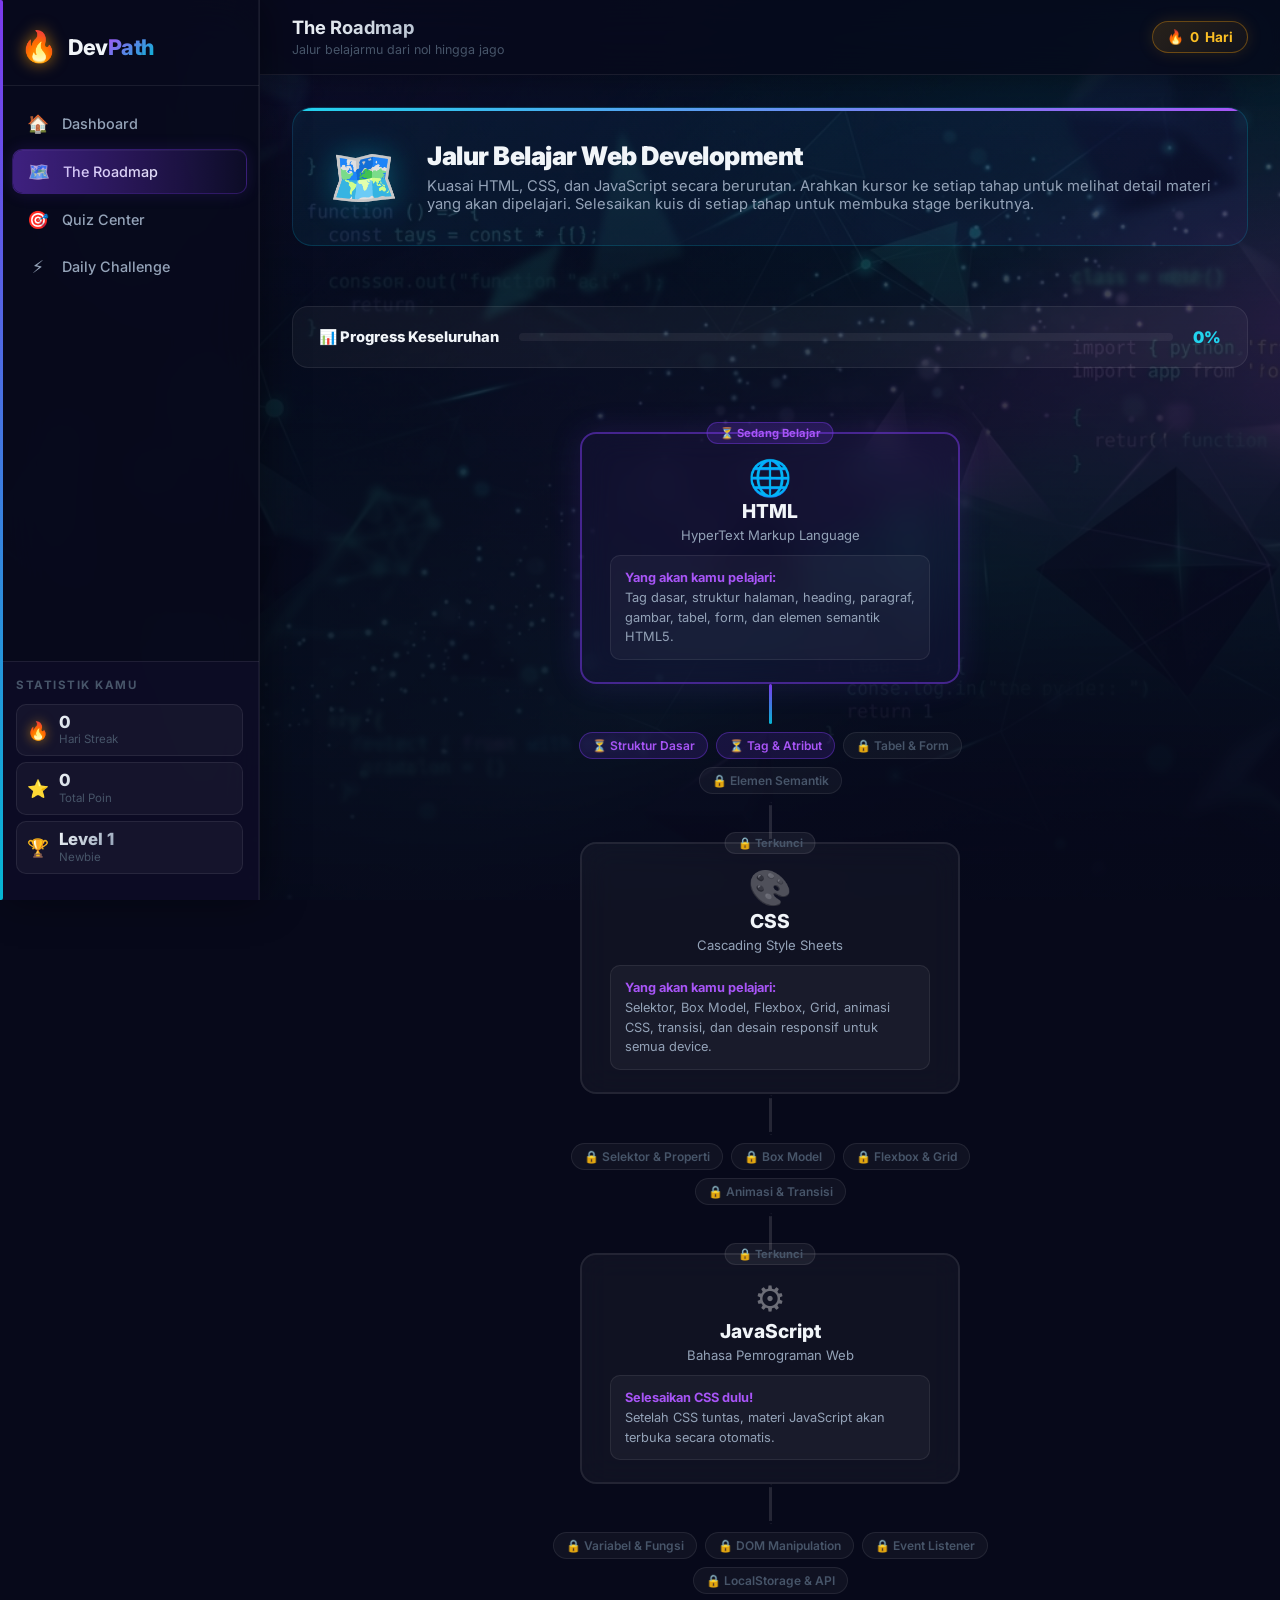
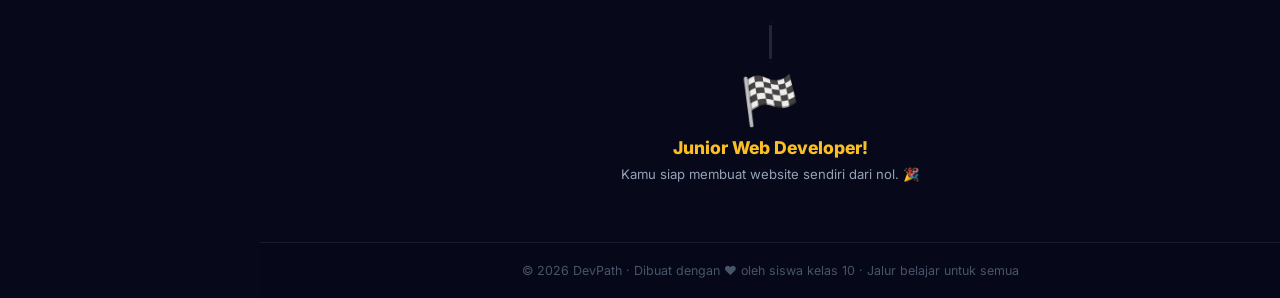
<file: roadmap.html>
<!DOCTYPE html>
<html lang="id">
<head>
  <meta charset="UTF-8"/>
  <meta name="viewport" content="width=device-width, initial-scale=1.0"/>
  <title>The Roadmap – DevPath</title>
  <meta name="description" content="Jalur belajar coding: HTML → CSS → JavaScript. Ikuti langkah demi langkah dan tandai topik yang sudah selesai."/>
  <link rel="preconnect" href="https://fonts.googleapis.com"/>
  <link rel="preconnect" href="https://fonts.gstatic.com" crossorigin/>
  <link href="https://fonts.googleapis.com/css2?family=Inter:wght@400;500;600;700;800;900&family=Space+Grotesk:wght@400;500;600;700&display=swap" rel="stylesheet"/>
  <link rel="stylesheet" href="style.css"/>
</head>
<body>

  <!-- SIDEBAR -->
  <aside class="sidebar" id="sidebar">
    <div class="sidebar-logo">
      <span class="logo-fire">🔥</span>
      <span class="logo-text">Dev<span class="logo-accent">Path</span></span>
    </div>
    <nav class="sidebar-nav">
      <a href="index.html" class="sidelink" id="nav-home">
        <span class="sidelink-icon">🏠</span><span>Dashboard</span>
      </a>
      <a href="roadmap.html" class="sidelink active" id="nav-roadmap">
        <span class="sidelink-icon">🗺️</span><span>The Roadmap</span>
      </a>
      <a href="quiz.html" class="sidelink" id="nav-quiz">
        <span class="sidelink-icon">🎯</span><span>Quiz Center</span>
      </a>
      <a href="daily.html" class="sidelink" id="nav-daily">
        <span class="sidelink-icon">⚡</span><span>Daily Challenge</span>
      </a>
    </nav>
    <div class="sidebar-stats">
      <h4 class="stats-title">Statistik Kamu</h4>
      <div class="stat-item">
        <span class="stat-icon streak-icon">🔥</span>
        <div><div class="stat-val" id="sidebar-streak">0</div><div class="stat-lbl">Hari Streak</div></div>
      </div>
      <div class="stat-item">
        <span class="stat-icon">⭐</span>
        <div><div class="stat-val" id="sidebar-points">0</div><div class="stat-lbl">Total Poin</div></div>
      </div>
      <div class="stat-item">
        <span class="stat-icon">🏆</span>
        <div><div class="stat-val" id="sidebar-level">Level 1</div><div class="stat-lbl" id="sidebar-level-lbl">Newbie</div></div>
      </div>
    </div>
    <button class="hamburger-close" id="sidebar-close">✕</button>
  </aside>
  <div class="overlay" id="overlay"></div>

  <main class="main-content" id="main">
    <header class="topbar">
      <button class="hamburger" id="hamburger">☰</button>
      <div class="topbar-title">
        <h1>The Roadmap</h1>
        <span>Jalur belajarmu dari nol hingga jago</span>
      </div>
      <div class="topbar-streak">
        <span class="fire-badge" id="topbar-streak-badge">🔥 0 Hari</span>
      </div>
    </header>

    <section class="roadmap-section" id="roadmap-section">

      <!-- Header Card -->
      <div class="roadmap-header-card">
        <div class="rh-icon">🗺️</div>
        <div>
          <div class="rh-title">Jalur Belajar Web Development</div>
          <div class="rh-desc">Kuasai HTML, CSS, dan JavaScript secara berurutan. Arahkan kursor ke setiap tahap untuk melihat detail materi yang akan dipelajari. Selesaikan kuis di setiap tahap untuk membuka stage berikutnya.</div>
        </div>
      </div>

      <!-- Progress bar -->
      <div class="roadmap-progress-bar-wrap">
        <span class="rpb-label">📊 Progress Keseluruhan</span>
        <div class="rpb-bar-wrap"><div class="rpb-bar-fill" id="rpb-fill" style="width:0%"></div></div>
        <span class="rpb-pct" id="rpb-pct">0%</span>
      </div>

      <!-- VERTICAL TIMELINE -->
      <div class="roadmap-line" id="roadmap-line">

        <!-- STAGE 1: HTML -->
        <div class="road-stage" id="stage-html">
          <div class="stage-connector top-none"></div>
          <div class="road-island done" id="island-html">
            <div class="island-badge done-badge">✅ Selesai</div>
            <span class="island-icon">🌐</span>
            <h3>HTML</h3>
            <p>HyperText Markup Language</p>
            <div class="island-tooltip">
              <strong>Yang akan kamu pelajari:</strong><br/>
              Tag dasar, struktur halaman, heading, paragraf, gambar, tabel, form, dan elemen semantik HTML5.
            </div>
          </div>
          <div class="stage-connector"></div>
          <div class="road-topics">
            <div class="topic-pill done-pill">✓ Struktur Dasar</div>
            <div class="topic-pill done-pill">✓ Tag &amp; Atribut</div>
            <div class="topic-pill done-pill">✓ Tabel &amp; Form</div>
            <div class="topic-pill done-pill">✓ Elemen Semantik</div>
          </div>
        </div>

        <!-- STAGE 2: CSS -->
        <div class="road-stage" id="stage-css">
          <div class="stage-connector"></div>
          <div class="road-island in-progress" id="island-css">
            <div class="island-badge progress-badge">⏳ Sedang Belajar</div>
            <span class="island-icon">🎨</span>
            <h3>CSS</h3>
            <p>Cascading Style Sheets</p>
            <div class="island-tooltip">
              <strong>Yang akan kamu pelajari:</strong><br/>
              Selektor, Box Model, Flexbox, Grid, animasi CSS, transisi, dan desain responsif untuk semua device.
            </div>
          </div>
          <div class="stage-connector dashed"></div>
          <div class="road-topics">
            <div class="topic-pill done-pill">✓ Selektor &amp; Properti</div>
            <div class="topic-pill done-pill">✓ Box Model</div>
            <div class="topic-pill active-pill">⏳ Flexbox &amp; Grid</div>
            <div class="topic-pill locked-pill">🔒 Animasi &amp; Transisi</div>
          </div>
        </div>

        <!-- STAGE 3: JAVASCRIPT -->
        <div class="road-stage" id="stage-js">
          <div class="stage-connector dashed"></div>
          <div class="road-island locked" id="island-js">
            <div class="island-badge locked-badge">🔒 Terkunci</div>
            <span class="island-icon dim">⚙️</span>
            <h3>JavaScript</h3>
            <p>Bahasa Pemrograman Web</p>
            <div class="island-tooltip">
              <strong>Selesaikan CSS dulu!</strong><br/>
              Setelah CSS tuntas, kamu akan belajar: variabel, fungsi, DOM manipulation, event listener, fetch API, dan LocalStorage.
            </div>
          </div>
          <div class="stage-connector dashed"></div>
          <div class="road-topics">
            <div class="topic-pill locked-pill">🔒 Variabel &amp; Fungsi</div>
            <div class="topic-pill locked-pill">🔒 DOM Manipulation</div>
            <div class="topic-pill locked-pill">🔒 Event Listener</div>
            <div class="topic-pill locked-pill">🔒 LocalStorage &amp; API</div>
          </div>
        </div>

        <!-- FINISH -->
        <div class="road-finish" id="road-finish">
          <div class="stage-connector dashed"></div>
          <div class="finish-flag">🏁</div>
          <h3>Junior Web Developer!</h3>
          <p>Kamu siap membuat website sendiri dari nol. 🎉</p>
        </div>

      </div>
    </section>

    <footer class="main-footer" id="footer">
      <p>© 2026 DevPath · Dibuat dengan ❤️ oleh siswa kelas 10 · Jalur belajar untuk semua</p>
    </footer>
  </main>

  <script src="script.js"></script>
  <script>
  document.addEventListener('DOMContentLoaded', () => {
    // Calculate overall progress
    const cq = JSON.parse(localStorage.getItem('devpath_completed_quizzes') || '[]');
    const total = 3;
    const done  = ['html','css','javascript'].filter(c => cq.includes(c)).length;
    const pct   = Math.round((done / total) * 100);
    const fill  = document.getElementById('rpb-fill');
    const pctEl = document.getElementById('rpb-pct');
    setTimeout(() => {
      if (fill)  fill.style.width = pct + '%';
      if (pctEl) pctEl.textContent = pct + '%';
    }, 300);

    // Dynamic stage rendering based on user progress
    const isHtmlDone = cq.includes('html');
    const htmlIsland = document.getElementById('island-html');
    const htmlBadge = htmlIsland.querySelector('.island-badge');
    const htmlTopics = document.querySelector('#stage-html .road-topics');

    if (isHtmlDone) {
      htmlIsland.className = 'road-island done';
      htmlBadge.className = 'island-badge done-badge';
      htmlBadge.textContent = '✅ Selesai';
      htmlTopics.innerHTML = `
        <div class="topic-pill done-pill">✓ Struktur Dasar</div>
        <div class="topic-pill done-pill">✓ Tag &amp; Atribut</div>
        <div class="topic-pill done-pill">✓ Tabel &amp; Form</div>
        <div class="topic-pill done-pill">✓ Elemen Semantik</div>
      `;
    } else {
      htmlIsland.className = 'road-island in-progress';
      htmlBadge.className = 'island-badge progress-badge';
      htmlBadge.textContent = '⏳ Sedang Belajar';
      htmlTopics.innerHTML = `
        <div class="topic-pill active-pill">⏳ Struktur Dasar</div>
        <div class="topic-pill active-pill">⏳ Tag &amp; Atribut</div>
        <div class="topic-pill locked-pill">🔒 Tabel &amp; Form</div>
        <div class="topic-pill locked-pill">🔒 Elemen Semantik</div>
      `;
    }

    const isCssDone = cq.includes('css');
    const cssIsland = document.getElementById('island-css');
    const cssBadge = cssIsland.querySelector('.island-badge');
    const cssIcon = cssIsland.querySelector('.island-icon');
    const cssTopics = document.querySelector('#stage-css .road-topics');

    if (isCssDone) {
      cssIsland.className = 'road-island done';
      cssBadge.className = 'island-badge done-badge';
      cssBadge.textContent = '✅ Selesai';
      cssIcon.classList.remove('dim');
      cssTopics.innerHTML = `
        <div class="topic-pill done-pill">✓ Selektor &amp; Properti</div>
        <div class="topic-pill done-pill">✓ Box Model</div>
        <div class="topic-pill done-pill">✓ Flexbox &amp; Grid</div>
        <div class="topic-pill done-pill">✓ Animasi &amp; Transisi</div>
      `;
    } else if (isHtmlDone) {
      cssIsland.className = 'road-island in-progress';
      cssBadge.className = 'island-badge progress-badge';
      cssBadge.textContent = '⏳ Sedang Belajar';
      cssIcon.classList.remove('dim');
      cssTopics.innerHTML = `
        <div class="topic-pill done-pill">✓ Selektor &amp; Properti</div>
        <div class="topic-pill done-pill">✓ Box Model</div>
        <div class="topic-pill active-pill">⏳ Flexbox &amp; Grid</div>
        <div class="topic-pill locked-pill">🔒 Animasi &amp; Transisi</div>
      `;
    } else {
      cssIsland.className = 'road-island locked';
      cssBadge.className = 'island-badge locked-badge';
      cssBadge.textContent = '🔒 Terkunci';
      cssIcon.classList.add('dim');
      cssTopics.innerHTML = `
        <div class="topic-pill locked-pill">🔒 Selektor &amp; Properti</div>
        <div class="topic-pill locked-pill">🔒 Box Model</div>
        <div class="topic-pill locked-pill">🔒 Flexbox &amp; Grid</div>
        <div class="topic-pill locked-pill">🔒 Animasi &amp; Transisi</div>
      `;
    }

    const isJsDone = cq.includes('javascript');
    const jsIsland = document.getElementById('island-js');
    const jsBadge = jsIsland.querySelector('.island-badge');
    const jsIcon = jsIsland.querySelector('.island-icon');
    const jsTopics = document.querySelector('#stage-js .road-topics');
    const jsTooltip = jsIsland.querySelector('.island-tooltip');

    if (isJsDone) {
      jsIsland.className = 'road-island done';
      jsBadge.className = 'island-badge done-badge';
      jsBadge.textContent = '✅ Selesai';
      jsIcon.classList.remove('dim');
      jsTopics.innerHTML = `
        <div class="topic-pill done-pill">✓ Variabel &amp; Fungsi</div>
        <div class="topic-pill done-pill">✓ DOM Manipulation</div>
        <div class="topic-pill done-pill">✓ Event Listener</div>
        <div class="topic-pill done-pill">✓ LocalStorage &amp; API</div>
      `;
      jsTooltip.innerHTML = `<strong>Luar Biasa!</strong><br/>Kamu telah menyelesaikan seluruh materi JavaScript.`;
    } else if (isCssDone) {
      jsIsland.className = 'road-island in-progress';
      jsBadge.className = 'island-badge progress-badge';
      jsBadge.textContent = '⏳ Sedang Belajar';
      jsIcon.classList.remove('dim');
      jsTopics.innerHTML = `
        <div class="topic-pill active-pill">⏳ Variabel &amp; Fungsi</div>
        <div class="topic-pill active-pill">⏳ DOM Manipulation</div>
        <div class="topic-pill locked-pill">🔒 Event Listener</div>
        <div class="topic-pill locked-pill">🔒 LocalStorage &amp; API</div>
      `;
      jsTooltip.innerHTML = `<strong>Yang akan kamu pelajari:</strong><br/>Variabel, fungsi, DOM manipulation, event listener, fetch API, dan LocalStorage.`;
    } else {
      jsIsland.className = 'road-island locked';
      jsBadge.className = 'island-badge locked-badge';
      jsBadge.textContent = '🔒 Terkunci';
      jsIcon.classList.add('dim');
      jsTopics.innerHTML = `
        <div class="topic-pill locked-pill">🔒 Variabel &amp; Fungsi</div>
        <div class="topic-pill locked-pill">🔒 DOM Manipulation</div>
        <div class="topic-pill locked-pill">🔒 Event Listener</div>
        <div class="topic-pill locked-pill">🔒 LocalStorage &amp; API</div>
      `;
      jsTooltip.innerHTML = `<strong>Selesaikan CSS dulu!</strong><br/>Setelah CSS tuntas, materi JavaScript akan terbuka secara otomatis.`;
    }

    const conn1 = document.querySelector('#stage-css .stage-connector');
    const conn2 = document.querySelector('#stage-js .stage-connector');
    const conn3 = document.querySelector('#road-finish .stage-connector');
    const finishRoad = document.getElementById('road-finish');

    if (conn1) {
      if (isHtmlDone) conn1.classList.remove('dashed');
      else conn1.classList.add('dashed');
    }
    if (conn2) {
      if (isCssDone) conn2.classList.remove('dashed');
      else conn2.classList.add('dashed');
    }
    if (conn3) {
      if (isJsDone) conn3.classList.remove('dashed');
      else conn3.classList.add('dashed');
    }
    if (finishRoad && isJsDone) {
      finishRoad.classList.add('done');
    }
  });
  </script>
</body>
</html>
</file>
<file: style.css>
/* ═══════════════════════════════════════════
   DevPath — Modern Premium Design System
   ═══════════════════════════════════════════ */

@import url('https://fonts.googleapis.com/css2?family=Inter:wght@300;400;500;600;700;800;900&family=Fira+Code:wght@400;500&display=swap');

/* ── TOKENS ── */
:root {
  --bg-base:      #07091a;
  --bg-card:      rgba(255,255,255,0.04);
  --bg-card-hover:rgba(255,255,255,0.08);
  --bg-glass:     rgba(15,17,40,0.72);
  --bg-sidebar:   rgba(8,10,28,0.92);

  --purple:       #7c3aed;
  --purple-light: #a855f7;
  --purple-glow:  rgba(124,58,237,0.35);
  --teal:         #06b6d4;
  --teal-light:   #22d3ee;
  --teal-glow:    rgba(6,182,212,0.3);
  --orange:       #f59e0b;
  --orange-light: #fbbf24;
  --orange-glow:  rgba(245,158,11,0.3);
  --green:        #10b981;
  --green-glow:   rgba(16,185,129,0.3);
  --red:          #ef4444;

  --text:         #f1f5f9;
  --text-muted:   #94a3b8;
  --text-dim:     #475569;
  --border:       rgba(255,255,255,0.08);
  --border-glow:  rgba(124,58,237,0.4);

  --sidebar-w:    260px;
  --radius:       16px;
  --radius-sm:    10px;
  --radius-xs:    6px;
  --shadow:       0 8px 32px rgba(0,0,0,0.4);
  --shadow-glow:  0 0 40px rgba(124,58,237,0.2);
  --transition:   0.25s cubic-bezier(0.4,0,0.2,1);
}

/* ── RESET ── */
*, *::before, *::after { box-sizing: border-box; margin: 0; padding: 0; }
html { scroll-behavior: smooth; }

body {
  font-family: 'Inter', system-ui, sans-serif;
  background-color: var(--bg-base);
  color: var(--text);
  display: flex;
  min-height: 100vh;
  overflow-x: hidden;
  position: relative;
}

/* ── ANIMATED MESH BACKGROUND ── */
body::before {
  content: '';
  position: fixed;
  inset: 0;
  background:
    radial-gradient(ellipse 80% 60% at 20% 0%,   rgba(124,58,237,0.18) 0%, transparent 60%),
    radial-gradient(ellipse 60% 50% at 80% 10%,  rgba(6,182,212,0.12) 0%, transparent 60%),
    radial-gradient(ellipse 70% 80% at 50% 100%, rgba(124,58,237,0.1) 0%, transparent 60%),
    url('hero_bg.png') center/cover no-repeat;
  opacity: 0.55;
  z-index: 0;
  pointer-events: none;
}

body::after {
  content: '';
  position: fixed;
  inset: 0;
  background: linear-gradient(180deg,
    rgba(7,9,26,0.3) 0%,
    rgba(7,9,26,0.6) 40%,
    rgba(7,9,26,0.92) 100%
  );
  z-index: 0;
  pointer-events: none;
}

/* ── SIDEBAR ── */
.sidebar {
  position: fixed;
  top: 0; left: 0; bottom: 0;
  width: var(--sidebar-w);
  background: var(--bg-sidebar);
  border-right: 1px solid var(--border);
  backdrop-filter: blur(24px) saturate(1.4);
  -webkit-backdrop-filter: blur(24px) saturate(1.4);
  display: flex;
  flex-direction: column;
  z-index: 100;
  transition: transform var(--transition);
  box-shadow: 4px 0 40px rgba(0,0,0,0.4), inset -1px 0 0 rgba(255,255,255,0.05);
}

/* sidebar glow accent line */
.sidebar::before {
  content: '';
  position: absolute;
  top: 0; left: 0;
  width: 3px; height: 100%;
  background: linear-gradient(180deg, var(--purple), var(--teal), var(--purple));
  background-size: 100% 200%;
  animation: gradient-slide 4s ease infinite;
  border-radius: 0 2px 2px 0;
}

@keyframes gradient-slide {
  0%   { background-position: 0% 0%; }
  50%  { background-position: 0% 100%; }
  100% { background-position: 0% 0%; }
}

.sidebar-logo {
  display: flex;
  align-items: center;
  gap: 10px;
  padding: 28px 20px 20px;
  border-bottom: 1px solid var(--border);
}

.logo-fire {
  font-size: 1.9rem;
  filter: drop-shadow(0 0 8px rgba(245,158,11,0.7));
  animation: fire-pulse 2.5s ease-in-out infinite;
}

@keyframes fire-pulse {
  0%, 100% { transform: scale(1) rotate(-2deg); filter: drop-shadow(0 0 8px rgba(245,158,11,0.6)); }
  50%       { transform: scale(1.1) rotate(2deg); filter: drop-shadow(0 0 16px rgba(245,158,11,0.9)); }
}

.logo-text {
  font-size: 1.35rem;
  font-weight: 800;
  letter-spacing: -0.5px;
  color: var(--text);
}

.logo-accent {
  background: linear-gradient(135deg, var(--purple-light), var(--teal));
  -webkit-background-clip: text;
  -webkit-text-fill-color: transparent;
  background-clip: text;
}

/* ── SIDEBAR NAV ── */
.sidebar-nav {
  display: flex;
  flex-direction: column;
  gap: 4px;
  padding: 16px 12px;
  flex: 1;
}

.sidelink {
  display: flex;
  align-items: center;
  gap: 12px;
  padding: 11px 14px;
  border-radius: var(--radius-sm);
  color: var(--text-muted);
  text-decoration: none;
  font-weight: 500;
  font-size: 0.9rem;
  transition: all var(--transition);
  position: relative;
  overflow: hidden;
}

.sidelink::before {
  content: '';
  position: absolute;
  inset: 0;
  background: linear-gradient(90deg, var(--purple-glow), transparent);
  opacity: 0;
  transition: opacity var(--transition);
  border-radius: var(--radius-sm);
}

.sidelink:hover { color: var(--text); transform: translateX(3px); }
.sidelink:hover::before { opacity: 1; }

.sidelink.active {
  color: var(--text);
  background: linear-gradient(90deg, rgba(124,58,237,0.2), rgba(124,58,237,0.05));
  border: 1px solid rgba(124,58,237,0.3);
  box-shadow: 0 0 16px rgba(124,58,237,0.15), inset 0 1px 0 rgba(255,255,255,0.05);
}

.sidelink.active::before { opacity: 1; }

.sidelink-icon {
  font-size: 1.1rem;
  width: 24px;
  text-align: center;
  flex-shrink: 0;
}

/* ── SIDEBAR STATS ── */
.sidebar-stats {
  border-top: 1px solid var(--border);
  padding: 16px 16px 20px;
  background: rgba(124,58,237,0.04);
}

.stats-title {
  font-size: 0.72rem;
  font-weight: 700;
  text-transform: uppercase;
  letter-spacing: 1.5px;
  color: var(--text-dim);
  margin-bottom: 12px;
}

.stat-item {
  display: flex;
  align-items: center;
  gap: 10px;
  padding: 9px 10px;
  border-radius: var(--radius-sm);
  margin-bottom: 6px;
  background: var(--bg-card);
  border: 1px solid var(--border);
  transition: all var(--transition);
}

.stat-item:hover {
  background: var(--bg-card-hover);
  border-color: rgba(124,58,237,0.3);
}

.stat-icon { font-size: 1.1rem; }
.streak-icon { filter: drop-shadow(0 0 6px rgba(245,158,11,0.6)); }

.stat-val {
  font-size: 1.05rem;
  font-weight: 800;
  background: linear-gradient(135deg, var(--text), var(--text-muted));
  -webkit-background-clip: text;
  -webkit-text-fill-color: transparent;
  background-clip: text;
  line-height: 1;
}

.stat-lbl { font-size: 0.72rem; color: var(--text-dim); margin-top: 2px; }

/* ── HAMBURGER ── */
.hamburger, .hamburger-close {
  display: none;
  background: none;
  border: 1px solid var(--border);
  color: var(--text);
  font-size: 1.2rem;
  width: 40px; height: 40px;
  border-radius: var(--radius-sm);
  cursor: pointer;
  align-items: center;
  justify-content: center;
  transition: all var(--transition);
  backdrop-filter: blur(8px);
}

.hamburger:hover, .hamburger-close:hover {
  background: var(--bg-card-hover);
  border-color: var(--purple);
}

.hamburger-close { position: absolute; top: 20px; right: 14px; }

/* ── OVERLAY ── */
.overlay {
  display: none;
  position: fixed; inset: 0;
  background: rgba(0,0,0,0.6);
  backdrop-filter: blur(4px);
  z-index: 90;
}

.overlay.show { display: block; }

/* ── MAIN CONTENT ── */
.main-content {
  margin-left: var(--sidebar-w);
  flex: 1;
  display: flex;
  flex-direction: column;
  min-height: 100vh;
  position: relative;
  z-index: 1;
}

/* ── TOPBAR ── */
.topbar {
  position: sticky;
  top: 0;
  display: flex;
  align-items: center;
  justify-content: space-between;
  gap: 16px;
  padding: 16px 32px;
  background: rgba(7,9,26,0.8);
  backdrop-filter: blur(20px) saturate(1.3);
  -webkit-backdrop-filter: blur(20px) saturate(1.3);
  border-bottom: 1px solid var(--border);
  z-index: 80;
  box-shadow: 0 4px 24px rgba(0,0,0,0.3);
}

.topbar-title h1 {
  font-size: 1.15rem;
  font-weight: 700;
  background: linear-gradient(90deg, var(--text), var(--text-muted));
  -webkit-background-clip: text;
  -webkit-text-fill-color: transparent;
  background-clip: text;
}

.topbar-title span {
  font-size: 0.78rem;
  color: var(--text-dim);
}

.fire-badge {
  display: inline-flex;
  align-items: center;
  gap: 6px;
  padding: 7px 14px;
  background: linear-gradient(135deg, rgba(245,158,11,0.15), rgba(245,158,11,0.05));
  border: 1px solid rgba(245,158,11,0.35);
  border-radius: 100px;
  font-size: 0.85rem;
  font-weight: 700;
  color: var(--orange-light);
  box-shadow: 0 0 16px rgba(245,158,11,0.15);
  animation: badge-breathe 3s ease-in-out infinite;
}

@keyframes badge-breathe {
  0%, 100% { box-shadow: 0 0 16px rgba(245,158,11,0.15); }
  50%       { box-shadow: 0 0 24px rgba(245,158,11,0.3); }
}

/* ── BUTTONS ── */
.btn-teal, .btn-orange, .btn-purple, .btn-ghost {
  display: inline-flex;
  align-items: center;
  gap: 8px;
  padding: 11px 22px;
  border-radius: 100px;
  font-family: inherit;
  font-size: 0.9rem;
  font-weight: 600;
  cursor: pointer;
  border: none;
  text-decoration: none;
  transition: all var(--transition);
  position: relative;
  overflow: hidden;
  white-space: nowrap;
}

.btn-teal {
  background: linear-gradient(135deg, var(--teal), #0891b2);
  color: #fff;
  box-shadow: 0 4px 20px rgba(6,182,212,0.35);
}
.btn-teal:hover { transform: translateY(-2px); box-shadow: 0 8px 32px rgba(6,182,212,0.5); filter: brightness(1.1); }

.btn-orange {
  background: linear-gradient(135deg, var(--orange), #d97706);
  color: #fff;
  box-shadow: 0 4px 20px rgba(245,158,11,0.35);
}
.btn-orange:hover { transform: translateY(-2px); box-shadow: 0 8px 32px rgba(245,158,11,0.5); filter: brightness(1.1); }

.btn-purple {
  background: linear-gradient(135deg, var(--purple), #6d28d9);
  color: #fff;
  box-shadow: 0 4px 20px var(--purple-glow);
}
.btn-purple:hover { transform: translateY(-2px); box-shadow: 0 8px 32px rgba(124,58,237,0.55); filter: brightness(1.1); }

.btn-ghost {
  background: var(--bg-card);
  color: var(--text-muted);
  border: 1px solid var(--border);
}
.btn-ghost:hover { background: var(--bg-card-hover); color: var(--text); border-color: var(--purple); transform: translateY(-2px); }

/* ripple effect */
.btn-teal::after, .btn-orange::after, .btn-purple::after {
  content: '';
  position: absolute;
  inset: 0;
  background: radial-gradient(circle at center, rgba(255,255,255,0.25) 0%, transparent 70%);
  opacity: 0;
  transition: opacity 0.4s;
}
.btn-teal:active::after, .btn-orange:active::after, .btn-purple:active::after { opacity: 1; }

/* ── DASHBOARD HERO ── */
.dash-hero {
  display: grid;
  grid-template-columns: 1fr 320px;
  gap: 28px;
  padding: 36px 32px 24px;
  align-items: start;
}

.dash-hero-text {
  display: flex;
  flex-direction: column;
  gap: 16px;
}

.greeting-badge {
  display: inline-flex;
  align-items: center;
  gap: 8px;
  padding: 6px 14px;
  background: rgba(124,58,237,0.15);
  border: 1px solid rgba(124,58,237,0.35);
  border-radius: 100px;
  font-size: 0.78rem;
  font-weight: 600;
  color: var(--purple-light);
  letter-spacing: 0.5px;
  width: fit-content;
}

.dash-hero-text h2 {
  font-size: 2.4rem;
  font-weight: 900;
  line-height: 1.15;
  letter-spacing: -0.04em;
  background: linear-gradient(135deg, #fff 0%, #cbd5e1 60%, var(--purple-light) 100%);
  -webkit-background-clip: text;
  -webkit-text-fill-color: transparent;
  background-clip: text;
}

.dash-hero-text p {
  font-size: 1rem;
  color: var(--text-muted);
  line-height: 1.65;
  max-width: 520px;
}

.dash-hero-cta {
  display: flex;
  gap: 12px;
  flex-wrap: wrap;
  align-items: center;
  margin-top: 4px;
}

/* ── HERO STATS CARD ── */
.hero-stats-card {
  background: var(--bg-card);
  border: 1px solid var(--border);
  border-radius: var(--radius);
  padding: 24px;
  backdrop-filter: blur(20px);
  box-shadow: var(--shadow), 0 0 0 1px rgba(255,255,255,0.03) inset;
  display: flex;
  flex-direction: column;
  gap: 16px;
  position: relative;
  overflow: hidden;
}

.hero-stats-card::before {
  content: '';
  position: absolute;
  top: 0; left: 0; right: 0;
  height: 2px;
  background: linear-gradient(90deg, var(--purple), var(--teal), var(--purple));
  background-size: 200%;
  animation: gradient-x 3s ease infinite;
}

@keyframes gradient-x {
  0%   { background-position: 0% 50%; }
  50%  { background-position: 100% 50%; }
  100% { background-position: 0% 50%; }
}

.hero-stat-row {
  display: grid;
  grid-template-columns: 1fr 1fr;
  gap: 12px;
}

.hero-stat {
  display: flex;
  flex-direction: column;
  gap: 4px;
  padding: 14px;
  background: rgba(255,255,255,0.03);
  border: 1px solid var(--border);
  border-radius: var(--radius-sm);
  transition: all var(--transition);
}

.hero-stat:hover {
  background: rgba(124,58,237,0.08);
  border-color: rgba(124,58,237,0.3);
  transform: translateY(-2px);
}

.hero-stat-icon { font-size: 1.3rem; }

.hero-stat-val {
  font-size: 1.5rem;
  font-weight: 900;
  letter-spacing: -0.03em;
  background: linear-gradient(135deg, #fff, #cbd5e1);
  -webkit-background-clip: text;
  -webkit-text-fill-color: transparent;
  background-clip: text;
  line-height: 1;
}

.hero-stat-lbl { font-size: 0.72rem; color: var(--text-dim); text-transform: uppercase; letter-spacing: 0.5px; }

/* ── LEVEL PROGRESS ── */
.level-progress-wrap {
  display: flex;
  flex-direction: column;
  gap: 8px;
}

.level-labels {
  display: flex;
  justify-content: space-between;
  align-items: center;
}

.level-badge {
  display: inline-flex;
  align-items: center;
  gap: 6px;
  font-size: 0.82rem;
  font-weight: 700;
  color: var(--purple-light);
}

.level-hint { font-size: 0.72rem; color: var(--text-dim); }

.level-bar {
  height: 8px;
  background: rgba(255,255,255,0.06);
  border-radius: 100px;
  overflow: hidden;
  position: relative;
}

.level-bar-fill {
  height: 100%;
  border-radius: 100px;
  background: linear-gradient(90deg, var(--purple), var(--teal));
  box-shadow: 0 0 12px rgba(124,58,237,0.5);
  transition: width 1.2s cubic-bezier(0.4,0,0.2,1);
  position: relative;
}

.level-bar-fill::after {
  content: '';
  position: absolute;
  right: 0; top: 0; bottom: 0;
  width: 20px;
  background: linear-gradient(90deg, transparent, rgba(255,255,255,0.4));
  animation: shimmer 2s infinite;
}

@keyframes shimmer {
  0%   { opacity: 0; }
  50%  { opacity: 1; }
  100% { opacity: 0; }
}

/* ── DASHBOARD GRID ── */
.dash-grid {
  display: grid;
  grid-template-columns: repeat(3, 1fr);
  gap: 20px;
  padding: 0 32px 32px;
}

/* ── GLASS CARD ── */
.glass-card {
  background: var(--bg-card);
  border: 1px solid var(--border);
  border-radius: var(--radius);
  padding: 24px;
  backdrop-filter: blur(20px);
  box-shadow: var(--shadow);
  transition: all var(--transition);
  position: relative;
  overflow: hidden;
}

.glass-card::before {
  content: '';
  position: absolute;
  inset: 0;
  background: linear-gradient(135deg, rgba(255,255,255,0.03) 0%, transparent 60%);
  pointer-events: none;
}

.glass-card:hover {
  border-color: rgba(124,58,237,0.35);
  box-shadow: var(--shadow), 0 0 32px rgba(124,58,237,0.1);
  transform: translateY(-3px);
}

.glass-card.span-2 { grid-column: span 2; }

.card-header {
  display: flex;
  align-items: center;
  justify-content: space-between;
  margin-bottom: 20px;
}

.card-title {
  font-size: 0.8rem;
  font-weight: 700;
  text-transform: uppercase;
  letter-spacing: 1.2px;
  color: var(--text-dim);
}

.card-badge {
  font-size: 0.72rem;
  font-weight: 600;
  padding: 3px 10px;
  border-radius: 100px;
  border: 1px solid var(--border);
  color: var(--text-muted);
}

.card-badge.green  { background: rgba(16,185,129,0.12); border-color: rgba(16,185,129,0.3); color: var(--green); }
.card-badge.orange { background: rgba(245,158,11,0.12); border-color: rgba(245,158,11,0.3); color: var(--orange-light); }
.card-badge.purple { background: rgba(124,58,237,0.12); border-color: rgba(124,58,237,0.3); color: var(--purple-light); }

/* ── STREAK WEEK ROW ── */
.streak-week-row {
  display: flex;
  gap: 8px;
  justify-content: space-between;
  margin-bottom: 16px;
}

.sdot-lg {
  display: flex;
  flex-direction: column;
  align-items: center;
  gap: 5px;
  flex: 1;
}

.sdot {
  width: 40px; height: 40px;
  border-radius: 50%;
  border: 2px solid rgba(255,255,255,0.08);
  display: flex;
  align-items: center;
  justify-content: center;
  font-size: 1rem;
  font-weight: 700;
  color: var(--text-dim);
  background: rgba(255,255,255,0.03);
  transition: all var(--transition);
}

.sdot.done {
  background: linear-gradient(135deg, rgba(245,158,11,0.2), rgba(245,158,11,0.08));
  border-color: rgba(245,158,11,0.5);
  color: var(--orange-light);
  box-shadow: 0 0 16px rgba(245,158,11,0.2);
}

.sdot.today {
  background: linear-gradient(135deg, rgba(124,58,237,0.25), rgba(6,182,212,0.15));
  border-color: rgba(124,58,237,0.6);
  color: var(--purple-light);
  box-shadow: 0 0 20px rgba(124,58,237,0.3);
  animation: pulse-dot 2.5s ease-in-out infinite;
}

@keyframes pulse-dot {
  0%, 100% { box-shadow: 0 0 20px rgba(124,58,237,0.3); }
  50%       { box-shadow: 0 0 32px rgba(124,58,237,0.5); }
}

.sdot-day { font-size: 0.65rem; color: var(--text-dim); font-weight: 500; text-transform: uppercase; letter-spacing: 0.5px; }

/* ── QUIZ OPTION CARDS ── */
.quiz-options {
  display: grid;
  grid-template-columns: repeat(2, 1fr);
  gap: 14px;
}

.qcard {
  display: flex;
  flex-direction: column;
  gap: 10px;
  padding: 18px;
  border-radius: var(--radius-sm);
  border: 1px solid var(--border);
  background: rgba(255,255,255,0.03);
  text-decoration: none;
  cursor: pointer;
  transition: all var(--transition);
  position: relative;
  overflow: hidden;
}

.qcard::before {
  content: '';
  position: absolute;
  bottom: 0; left: 0; right: 0;
  height: 2px;
  background: linear-gradient(90deg, var(--purple), var(--teal));
  transform: scaleX(0);
  transform-origin: left;
  transition: transform var(--transition);
}

.qcard:hover { background: rgba(124,58,237,0.08); border-color: rgba(124,58,237,0.35); transform: translateY(-2px); }
.qcard:hover::before { transform: scaleX(1); }

.qcard.locked { opacity: 0.5; cursor: not-allowed; }
.qcard.locked:hover { transform: none; }

.qcard-icon { font-size: 1.5rem; }
.qcard-name { font-size: 0.88rem; font-weight: 700; color: var(--text); }
.qcard-pts  { font-size: 0.72rem; color: var(--text-dim); }

.qcard-status {
  display: inline-flex;
  align-items: center;
  gap: 4px;
  font-size: 0.7rem;
  font-weight: 600;
  padding: 3px 8px;
  border-radius: 100px;
  width: fit-content;
  margin-top: 2px;
}

.qcard-status.done   { background: rgba(16,185,129,0.15); color: var(--green); border: 1px solid rgba(16,185,129,0.3); }
.qcard-status.active { background: rgba(124,58,237,0.15); color: var(--purple-light); border: 1px solid rgba(124,58,237,0.3); }
.qcard-status.locked { background: rgba(255,255,255,0.04); color: var(--text-dim); border: 1px solid var(--border); }

/* ── PROGRESS CARDS ── */
.pcard-item {
  display: flex;
  flex-direction: column;
  gap: 8px;
  margin-bottom: 14px;
}

.pcard-item:last-child { margin-bottom: 0; }

.pcard-meta {
  display: flex;
  justify-content: space-between;
  align-items: center;
}

.pcard-meta span:first-child { font-size: 0.85rem; font-weight: 600; color: var(--text); }
.pct { font-size: 0.78rem; font-weight: 700; color: var(--purple-light); }

progress[value] {
  width: 100%;
  height: 7px;
  appearance: none;
  border: none;
  border-radius: 100px;
  overflow: hidden;
  background: rgba(255,255,255,0.06);
}

progress[value]::-webkit-progress-bar  { background: rgba(255,255,255,0.06); border-radius: 100px; }
progress[value]::-webkit-progress-value {
  border-radius: 100px;
  background: linear-gradient(90deg, var(--purple), var(--teal));
  box-shadow: 0 0 8px rgba(124,58,237,0.4);
}
progress[value]::-moz-progress-bar {
  border-radius: 100px;
  background: linear-gradient(90deg, var(--purple), var(--teal));
}

/* ── DAILY SPLIT ── */
.daily-split {
  display: grid;
  grid-template-columns: 1fr 1fr;
  gap: 14px;
}

.daily-info-card {
  padding: 18px;
  background: rgba(255,255,255,0.03);
  border: 1px solid var(--border);
  border-radius: var(--radius-sm);
  transition: all var(--transition);
}

.daily-info-card:hover { background: var(--bg-card-hover); border-color: rgba(124,58,237,0.3); }

.dic-icon { font-size: 1.4rem; margin-bottom: 8px; }
.dic-val  { font-size: 1.3rem; font-weight: 800; color: var(--text); line-height: 1; }
.dic-lbl  { font-size: 0.72rem; color: var(--text-dim); margin-top: 4px; text-transform: uppercase; letter-spacing: 0.5px; }

/* ── ARCHIVE GRID ── */
.archive-grid {
  display: grid;
  grid-template-columns: repeat(3, 1fr);
  gap: 10px;
  margin-top: 4px;
}

.arch-item {
  padding: 12px;
  background: rgba(255,255,255,0.03);
  border: 1px solid var(--border);
  border-radius: var(--radius-sm);
  transition: all var(--transition);
  cursor: pointer;
}

.arch-item:hover { background: var(--bg-card-hover); border-color: rgba(124,58,237,0.3); }

.arch-date { font-size: 0.68rem; color: var(--text-dim); font-family: 'Fira Code', monospace; }
.arch-score { font-size: 1rem; font-weight: 800; margin: 4px 0 2px; color: var(--text); }
.arch-topic { font-size: 0.68rem; color: var(--text-muted); }

/* ── SECTION WRAPPERS ── */
.quiz-section, .daily-section, .roadmap-section {
  padding: 32px;
  display: flex;
  flex-direction: column;
  gap: 24px;
  flex: 1;
}

.section-header { display: flex; flex-direction: column; gap: 6px; }
.section-header h2 {
  font-size: 1.6rem;
  font-weight: 900;
  letter-spacing: -0.03em;
  background: linear-gradient(135deg, #fff 0%, #cbd5e1 100%);
  -webkit-background-clip: text;
  -webkit-text-fill-color: transparent;
  background-clip: text;
}
.section-header p { font-size: 0.9rem; color: var(--text-muted); }

/* ── QUIZ ENGINE ── */
.quiz-cat-grid {
  display: grid;
  grid-template-columns: repeat(3, 1fr);
  gap: 18px;
}

.qcat-card {
  background: var(--bg-card);
  border: 1px solid var(--border);
  border-radius: var(--radius);
  padding: 24px;
  cursor: pointer;
  transition: all var(--transition);
  display: flex;
  flex-direction: column;
  gap: 12px;
  position: relative;
  overflow: hidden;
}

.qcat-card::after {
  content: '';
  position: absolute;
  bottom: 0; left: 0; right: 0;
  height: 3px;
  background: linear-gradient(90deg, var(--purple), var(--teal));
  transform: scaleX(0);
  transform-origin: left;
  transition: transform var(--transition);
}

.qcat-card:hover:not(.locked) { border-color: rgba(124,58,237,0.4); transform: translateY(-4px); box-shadow: 0 12px 40px rgba(124,58,237,0.15); }
.qcat-card:hover:not(.locked)::after { transform: scaleX(1); }
.qcat-card.locked { opacity: 0.45; cursor: not-allowed; }
.qcat-card.done { border-color: rgba(16,185,129,0.3); background: rgba(16,185,129,0.04); }
.qcat-card.done::after { background: linear-gradient(90deg, var(--green), var(--teal)); transform: scaleX(1); }

.qcat-icon { font-size: 2.2rem; }
.qcat-name { font-size: 1rem; font-weight: 800; color: var(--text); }
.qcat-desc { font-size: 0.8rem; color: var(--text-muted); line-height: 1.5; }
.qcat-pts  { font-size: 0.78rem; font-weight: 600; }

.qcat-tag {
  display: inline-flex;
  align-items: center;
  gap: 5px;
  font-size: 0.72rem;
  font-weight: 600;
  padding: 4px 10px;
  border-radius: 100px;
  width: fit-content;
}

.qcat-tag.done   { background: rgba(16,185,129,0.15); color: var(--green); border: 1px solid rgba(16,185,129,0.3); }
.qcat-tag.open   { background: rgba(124,58,237,0.15); color: var(--purple-light); border: 1px solid rgba(124,58,237,0.3); }
.qcat-tag.locked { background: rgba(255,255,255,0.04); color: var(--text-dim); border: 1px solid var(--border); }

/* ── QUIZ ENGINE PANEL ── */
.qe-panel {
  background: var(--bg-card);
  border: 1px solid var(--border);
  border-radius: var(--radius);
  padding: 32px;
  backdrop-filter: blur(20px);
  box-shadow: var(--shadow);
  display: none;
}

.qe-panel.active { display: block; }

.qe-header {
  display: flex;
  align-items: center;
  justify-content: space-between;
  margin-bottom: 24px;
  flex-wrap: wrap;
  gap: 12px;
}

.qe-cat-label {
  display: inline-flex;
  align-items: center;
  gap: 8px;
  padding: 6px 16px;
  background: rgba(124,58,237,0.15);
  border: 1px solid rgba(124,58,237,0.35);
  border-radius: 100px;
  font-size: 0.82rem;
  font-weight: 700;
  color: var(--purple-light);
}

.qe-counter { font-size: 0.82rem; color: var(--text-dim); font-weight: 500; }

.qe-progress-bar {
  height: 6px;
  background: rgba(255,255,255,0.06);
  border-radius: 100px;
  margin-bottom: 28px;
  overflow: hidden;
}

.qe-progress-fill {
  height: 100%;
  background: linear-gradient(90deg, var(--purple), var(--teal));
  border-radius: 100px;
  transition: width 0.5s cubic-bezier(0.4,0,0.2,1);
  box-shadow: 0 0 10px rgba(124,58,237,0.5);
}

.qe-question {
  font-size: 1.15rem;
  font-weight: 700;
  color: var(--text);
  line-height: 1.5;
  margin-bottom: 24px;
}

.qe-options {
  display: grid;
  grid-template-columns: 1fr 1fr;
  gap: 12px;
  margin-bottom: 24px;
}

.qe-opt {
  padding: 16px 20px;
  border: 1.5px solid var(--border);
  border-radius: var(--radius-sm);
  background: rgba(255,255,255,0.03);
  color: var(--text);
  font-family: inherit;
  font-size: 0.9rem;
  font-weight: 500;
  cursor: pointer;
  text-align: left;
  transition: all var(--transition);
  display: flex;
  align-items: center;
  gap: 10px;
}

.qe-opt:hover:not(:disabled) {
  background: rgba(124,58,237,0.12);
  border-color: rgba(124,58,237,0.5);
  transform: translateX(3px);
}

.qe-opt.correct  { background: rgba(16,185,129,0.15); border-color: rgba(16,185,129,0.5); color: var(--green); }
.qe-opt.wrong    { background: rgba(239,68,68,0.12); border-color: rgba(239,68,68,0.4); color: var(--red); }
.qe-opt:disabled { cursor: default; }

.qe-explanation {
  padding: 16px 20px;
  background: rgba(124,58,237,0.08);
  border: 1px solid rgba(124,58,237,0.25);
  border-radius: var(--radius-sm);
  font-size: 0.88rem;
  color: var(--text-muted);
  line-height: 1.6;
  margin-bottom: 20px;
  display: none;
}

.qe-explanation strong { color: var(--purple-light); }

.qe-actions {
  display: flex;
  align-items: center;
  justify-content: space-between;
  flex-wrap: wrap;
  gap: 12px;
  min-height: 48px;
}

.btn-next {
  padding: 12px 28px;
  background: linear-gradient(135deg, var(--purple), #6d28d9);
  color: #fff;
  border: none;
  border-radius: 100px;
  font-family: inherit;
  font-size: 0.9rem;
  font-weight: 700;
  cursor: pointer;
  transition: all var(--transition);
  display: none;
  box-shadow: 0 4px 20px var(--purple-glow);
}

.btn-next.show { display: inline-flex; align-items: center; gap: 6px; }
.btn-next:hover { transform: translateY(-2px); box-shadow: 0 8px 32px rgba(124,58,237,0.5); filter: brightness(1.1); }

/* ── RESULT PANEL ── */
.qe-result {
  display: none;
  flex-direction: column;
  align-items: center;
  gap: 20px;
  text-align: center;
  padding: 20px 0;
}

.qe-result.show { display: flex; }

.result-trophy { font-size: 4rem; animation: trophy-bounce 0.8s cubic-bezier(0.34,1.56,0.64,1) forwards; }
@keyframes trophy-bounce { 0% { transform: scale(0) rotate(-15deg); } 100% { transform: scale(1) rotate(0deg); } }

.result-title {
  font-size: 1.6rem;
  font-weight: 900;
  background: linear-gradient(135deg, var(--orange-light), var(--orange));
  -webkit-background-clip: text;
  -webkit-text-fill-color: transparent;
  background-clip: text;
}

.result-score {
  font-size: 3rem;
  font-weight: 900;
  line-height: 1;
  background: linear-gradient(135deg, #fff, var(--purple-light));
  -webkit-background-clip: text;
  -webkit-text-fill-color: transparent;
  background-clip: text;
}

.result-pts-earned {
  display: inline-flex;
  align-items: center;
  gap: 8px;
  padding: 8px 20px;
  background: rgba(245,158,11,0.15);
  border: 1px solid rgba(245,158,11,0.35);
  border-radius: 100px;
  font-size: 0.9rem;
  font-weight: 700;
  color: var(--orange-light);
}

.result-actions { display: flex; gap: 12px; flex-wrap: wrap; justify-content: center; }

/* ── DAILY QUIZ ── */
.daily-hero {
  background: var(--bg-card);
  border: 1px solid var(--border);
  border-radius: var(--radius);
  padding: 28px 32px;
  display: flex;
  align-items: center;
  justify-content: space-between;
  gap: 24px;
  flex-wrap: wrap;
  position: relative;
  overflow: hidden;
}

.daily-hero::before {
  content: '';
  position: absolute;
  top: 0; left: 0; right: 0;
  height: 3px;
  background: linear-gradient(90deg, var(--orange), var(--purple), var(--teal));
  background-size: 200%;
  animation: gradient-x 3s ease infinite;
}

.daily-hero-left { display: flex; flex-direction: column; gap: 8px; }
.daily-hero-eyebrow {
  display: inline-flex;
  align-items: center;
  gap: 6px;
  font-size: 0.72rem;
  font-weight: 700;
  text-transform: uppercase;
  letter-spacing: 1.5px;
  color: var(--orange-light);
}

.daily-hero-title { font-size: 1.5rem; font-weight: 900; letter-spacing: -0.02em; color: var(--text); }
.daily-hero-sub   { font-size: 0.88rem; color: var(--text-muted); }

.daily-status-badge {
  display: inline-flex;
  align-items: center;
  gap: 8px;
  padding: 10px 20px;
  border-radius: 100px;
  font-size: 0.9rem;
  font-weight: 700;
  flex-shrink: 0;
}

.daily-status-badge.done   { background: rgba(16,185,129,0.15); border: 1px solid rgba(16,185,129,0.4); color: var(--green); }
.daily-status-badge.pending{ background: rgba(245,158,11,0.15); border: 1px solid rgba(245,158,11,0.4); color: var(--orange-light); }

/* ── API KEY PANEL ── */
.api-key-panel {
  background: var(--bg-card);
  border: 1px solid rgba(124,58,237,0.3);
  border-radius: var(--radius);
  padding: 28px 32px;
  display: flex;
  flex-direction: column;
  gap: 14px;
}

.api-key-panel h3 { font-size: 1rem; font-weight: 700; color: var(--text); display: flex; align-items: center; gap: 8px; }
.api-key-panel p  { font-size: 0.85rem; color: var(--text-muted); line-height: 1.6; }
.api-key-panel a  { color: var(--teal); text-decoration: none; }
.api-key-panel a:hover { text-decoration: underline; }

.api-key-row {
  display: flex;
  gap: 10px;
  flex-wrap: wrap;
}

.api-input {
  flex: 1;
  padding: 12px 18px;
  background: rgba(255,255,255,0.04);
  border: 1.5px solid var(--border);
  border-radius: var(--radius-sm);
  color: var(--text);
  font-family: 'Fira Code', monospace;
  font-size: 0.85rem;
  outline: none;
  transition: all var(--transition);
  min-width: 200px;
}

.api-input:focus { border-color: rgba(124,58,237,0.6); box-shadow: 0 0 0 3px rgba(124,58,237,0.1); }
.api-input::placeholder { color: var(--text-dim); }

/* ── AI QUIZ PANEL ── */
.ai-quiz-panel {
  background: var(--bg-card);
  border: 1px solid var(--border);
  border-radius: var(--radius);
  padding: 32px;
  display: none;
}

.ai-quiz-panel.active { display: block; }

.ai-loading {
  display: flex;
  flex-direction: column;
  align-items: center;
  gap: 16px;
  padding: 40px 0;
  text-align: center;
}

.ai-loading .spinner {
  width: 48px; height: 48px;
  border: 3px solid rgba(255,255,255,0.08);
  border-top-color: var(--purple);
  border-radius: 50%;
  animation: spin 0.8s linear infinite;
}

@keyframes spin { to { transform: rotate(360deg); } }
.ai-loading p { color: var(--text-muted); font-size: 0.9rem; }
.ai-loading strong { color: var(--purple-light); }

/* ── DAILY HISTORY ── */
.hist-item {
  display: flex;
  align-items: center;
  justify-content: space-between;
  padding: 14px 16px;
  background: rgba(255,255,255,0.03);
  border: 1px solid var(--border);
  border-radius: var(--radius-sm);
  margin-bottom: 8px;
  transition: all var(--transition);
}

.hist-item:hover { background: var(--bg-card-hover); border-color: rgba(124,58,237,0.3); }

.hist-date  { font-size: 0.78rem; color: var(--text-dim); font-family: 'Fira Code', monospace; }
.hist-topic { font-size: 0.88rem; font-weight: 600; color: var(--text); }
.hist-score { font-size: 0.88rem; font-weight: 800; color: var(--green); }

/* ── ROADMAP ── */
.roadmap-intro { font-size: 0.88rem; color: var(--text-muted); }

.roadmap-line {
  display: flex;
  flex-direction: column;
  gap: 0;
  position: relative;
  padding: 8px 0;
}

.road-stage { display: flex; flex-direction: column; align-items: center; }

.stage-connector {
  width: 3px;
  height: 40px;
  background: linear-gradient(180deg, var(--purple), var(--teal));
  border-radius: 2px;
}

.stage-connector.dashed {
  background: none;
  border-left: 3px dashed rgba(255,255,255,0.12);
  width: 0;
}

.stage-connector.top-none { display: none; }

.road-island {
  border: 2px solid var(--border);
  border-radius: var(--radius);
  padding: 22px 28px;
  background: var(--bg-card);
  backdrop-filter: blur(16px);
  max-width: 380px;
  width: 100%;
  position: relative;
  text-align: center;
  transition: all var(--transition);
}

.road-island.done {
  border-color: rgba(16,185,129,0.4);
  background: rgba(16,185,129,0.05);
  box-shadow: 0 0 24px rgba(16,185,129,0.1);
}

.road-island.in-progress {
  border-color: rgba(124,58,237,0.5);
  background: rgba(124,58,237,0.06);
  box-shadow: 0 0 32px rgba(124,58,237,0.15);
}

.road-island.locked { opacity: 0.45; }
.road-island:hover:not(.locked) { transform: scale(1.02); }

.island-badge {
  position: absolute;
  top: -12px;
  left: 50%;
  transform: translateX(-50%);
  font-size: 0.7rem;
  font-weight: 700;
  padding: 3px 12px;
  border-radius: 100px;
  white-space: nowrap;
}

.done-badge     { background: rgba(16,185,129,0.2); border: 1px solid rgba(16,185,129,0.4); color: var(--green); }
.progress-badge { background: rgba(124,58,237,0.2); border: 1px solid rgba(124,58,237,0.4); color: var(--purple-light); }
.locked-badge   { background: rgba(255,255,255,0.06); border: 1px solid var(--border); color: var(--text-dim); }

.island-icon { font-size: 2.2rem; margin: 10px 0 8px; }
.island-icon.dim { filter: grayscale(1) opacity(0.4); }

.road-island h3 { font-size: 1.2rem; font-weight: 800; color: var(--text); margin-bottom: 4px; }
.road-island p  { font-size: 0.82rem; color: var(--text-muted); }

.island-tooltip {
  margin-top: 12px;
  padding: 12px 14px;
  background: rgba(255,255,255,0.04);
  border: 1px solid var(--border);
  border-radius: var(--radius-sm);
  font-size: 0.8rem;
  color: var(--text-muted);
  text-align: left;
  line-height: 1.55;
}

.island-tooltip strong { color: var(--purple-light); }

.road-topics {
  display: flex;
  flex-wrap: wrap;
  gap: 8px;
  justify-content: center;
  max-width: 500px;
  padding: 8px 0;
}

.topic-pill {
  font-size: 0.75rem;
  font-weight: 600;
  padding: 5px 12px;
  border-radius: 100px;
  border: 1px solid var(--border);
}

.done-pill   { background: rgba(16,185,129,0.12); color: var(--green); border-color: rgba(16,185,129,0.3); }
.active-pill { background: rgba(124,58,237,0.15); color: var(--purple-light); border-color: rgba(124,58,237,0.4); }
.locked-pill { background: rgba(255,255,255,0.04); color: var(--text-dim); }

.road-finish {
  display: flex;
  flex-direction: column;
  align-items: center;
  gap: 8px;
  text-align: center;
  padding: 20px;
}

.finish-flag { font-size: 3rem; transition: transform var(--transition); }
.road-finish.done .finish-flag {
  animation: flag-wave 1.5s ease-in-out infinite alternate;
  filter: drop-shadow(0 0 16px var(--orange-glow));
}
@keyframes flag-wave {
  0% { transform: translateY(0) rotate(-5deg) scale(1); }
  100% { transform: translateY(-8px) rotate(5deg) scale(1.1); }
}
.road-finish h3 { font-size: 1.1rem; font-weight: 800; color: var(--orange-light); }
.road-finish p  { font-size: 0.82rem; color: var(--text-muted); }

/* ── FOOTER ── */
.main-footer {
  padding: 20px 32px;
  border-top: 1px solid var(--border);
  text-align: center;
  font-size: 0.78rem;
  color: var(--text-dim);
  background: rgba(7,9,26,0.6);
  backdrop-filter: blur(8px);
}

/* ── SCROLL REVEAL ── */
.reveal { opacity: 0; transform: translateY(24px); transition: opacity 0.7s ease, transform 0.7s ease; }
.reveal.revealed { opacity: 1; transform: translateY(0); }

/* ── FIRA CODE for stats ── */
.fira { font-family: 'Fira Code', monospace; }

/* ── RESPONSIVE ── */
@media (max-width: 900px) {
  .sidebar { transform: translateX(-100%); }
  .sidebar.open { transform: translateX(0); }
  .hamburger-close { display: flex; }
  .hamburger { display: flex; }
  .main-content { margin-left: 0; }
  .dash-hero { grid-template-columns: 1fr; padding: 24px 20px 16px; }
  .dash-grid { grid-template-columns: 1fr; padding: 0 20px 20px; }
  .glass-card.span-2 { grid-column: span 1; }
  .quiz-cat-grid { grid-template-columns: 1fr; }
  .qe-options { grid-template-columns: 1fr; }
  .daily-split { grid-template-columns: 1fr; }
  .archive-grid { grid-template-columns: 1fr 1fr; }
  .quiz-section, .daily-section, .roadmap-section { padding: 20px; }
  .topbar { padding: 14px 20px; }
  .daily-hero { padding: 20px; }
  .qe-panel { padding: 20px; }
}

@media (max-width: 640px) {
  .quiz-options { grid-template-columns: 1fr; }
  .archive-grid { grid-template-columns: 1fr; }
  .dash-hero-text h2 { font-size: 1.8rem; }
  .streak-week-row { gap: 4px; }
  .sdot { width: 34px; height: 34px; font-size: 0.85rem; }
  .hero-stat-row { grid-template-columns: 1fr 1fr; }
  .dash-hero-cta { flex-direction: column; align-items: flex-start; }
}

/* ── EXTRA DASHBOARD COMPONENTS ── */
.dash-stats-strip {
  display: grid;
  grid-template-columns: repeat(4, 1fr);
  gap: 16px;
  padding: 0 32px 24px;
}
.stat-strip-card {
  background: var(--bg-card);
  backdrop-filter: blur(12px);
  -webkit-backdrop-filter: blur(12px);
  border-radius: var(--radius);
  padding: 20px 22px;
  border: 1px solid var(--border);
  display: flex;
  align-items: center;
  gap: 16px;
  transition: all var(--transition);
  position: relative;
  overflow: hidden;
  cursor: default;
}
.stat-strip-card:hover {
  transform: translateY(-4px);
  box-shadow: var(--shadow), 0 0 20px rgba(124, 58, 237, 0.1);
  border-color: rgba(124, 58, 237, 0.3);
}
.stat-strip-icon {
  font-size: 1.9rem;
}
.stat-strip-val {
  font-size: 1.5rem;
  font-weight: 900;
  line-height: 1;
  letter-spacing: -0.5px;
  background: linear-gradient(135deg, #fff, #cbd5e1);
  -webkit-background-clip: text;
  -webkit-text-fill-color: transparent;
  background-clip: text;
}
.stat-strip-lbl {
  font-size: 0.73rem;
  color: var(--text-muted);
  margin-top: 3px;
  font-weight: 500;
}
.dash-quick-actions {
  display: grid;
  grid-template-columns: repeat(3, 1fr);
  gap: 16px;
  padding: 0 32px 28px;
}
.quick-action-card {
  background: var(--bg-card);
  border: 1px solid var(--border);
  border-radius: var(--radius);
  padding: 20px 22px;
  display: flex;
  align-items: center;
  gap: 14px;
  transition: all var(--transition);
  cursor: pointer;
  text-decoration: none;
  color: inherit;
}
.quick-action-card:hover {
  transform: translateY(-3px);
  border-color: rgba(124, 58, 237, 0.3);
  box-shadow: var(--shadow), 0 0 20px rgba(124, 58, 237, 0.1);
}
.quick-action-card:hover .qa-icon {
  transform: scale(1.15) rotate(-5deg);
}
.qa-icon {
  font-size: 2rem;
  transition: transform var(--transition);
}
.qa-title {
  font-weight: 800;
  font-size: 0.95rem;
  letter-spacing: -0.2px;
}
.qa-desc {
  font-size: 0.78rem;
  color: var(--text-muted);
  margin-top: 2px;
}
.qa-badge {
  margin-left: auto;
  padding: 4px 12px;
  border-radius: 50px;
  font-size: 0.72rem;
  font-weight: 800;
  background: rgba(124, 58, 237, 0.12);
  color: var(--purple-light);
  border: 1px solid rgba(124, 58, 237, 0.2);
  flex-shrink: 0;
}

/* ── DAILY CHALLENGE COMPONENTS ── */
.streak-hero {
  background: linear-gradient(135deg, rgba(245, 158, 11, 0.1) 0%, rgba(239, 68, 68, 0.05) 100%);
  border: 1px solid rgba(245, 158, 11, 0.25);
  border-radius: 22px;
  padding: 30px 36px;
  display: flex;
  align-items: center;
  gap: 36px;
  position: relative;
  overflow: hidden;
  backdrop-filter: blur(12px);
  -webkit-backdrop-filter: blur(12px);
}
.streak-hero::before {
  content: '🔥';
  position: absolute;
  right: -20px;
  top: -30px;
  font-size: 10rem;
  opacity: .04;
  pointer-events: none;
}
.streak-hero::after {
  content: '';
  position: absolute;
  top: 0;
  left: 0;
  right: 0;
  height: 3px;
  background: linear-gradient(90deg, var(--orange), var(--red));
}
.streak-fire-big {
  font-size: 4.5rem;
  animation: pulse-fire 2s ease-in-out infinite;
  flex-shrink: 0;
  filter: drop-shadow(0 0 16px rgba(245, 158, 11, 0.5));
}
@keyframes pulse-fire {
  0%, 100% { transform: scale(1); }
  50% { transform: scale(1.08); }
}
.streak-hero-info {
  flex: 1;
}
.streak-hero-number {
  font-size: 4rem;
  font-weight: 900;
  line-height: 1;
  letter-spacing: -2px;
  background: linear-gradient(135deg, var(--orange-light), var(--orange));
  -webkit-background-clip: text;
  -webkit-text-fill-color: transparent;
  background-clip: text;
}
.streak-hero-label {
  font-size: 0.95rem;
  color: var(--text-muted);
  margin-bottom: 18px;
}
.sdot-lg {
  width: 40px;
  height: 40px;
  border-radius: 50%;
  display: flex;
  flex-direction: column;
  align-items: center;
  justify-content: center;
  font-size: 0.65rem;
  font-weight: 800;
  gap: 1px;
  border: 1.5px solid var(--border);
  background: var(--bg-card);
  color: var(--text-muted);
  transition: all var(--transition);
}
.sdot-lg .dot-day {
  font-size: 0.58rem;
  font-weight: 600;
  opacity: .7;
}
.sdot-lg.done {
  background: rgba(245, 158, 11, 0.2);
  color: var(--orange-light);
  border-color: rgba(245, 158, 11, 0.4);
}
.sdot-lg.today-done {
  background: var(--orange);
  color: white;
  border-color: var(--orange);
  box-shadow: 0 0 14px rgba(245, 158, 11, 0.4);
}
.sdot-lg.today-pending {
  background: rgba(245, 158, 11, 0.08);
  color: var(--orange-light);
  border-color: rgba(245, 158, 11, 0.4);
  animation: pulse-border-orange 2s infinite;
}
@keyframes pulse-border-orange {
  0%, 100% { box-shadow: 0 0 0 0 rgba(245, 158, 11, 0.4); }
  50% { box-shadow: 0 0 0 6px rgba(245, 158, 11, 0); }
}

.ai-quiz-card {
  background: var(--bg-card);
  backdrop-filter: blur(16px);
  -webkit-backdrop-filter: blur(16px);
  border-radius: 22px;
  padding: 34px;
  border: 1px solid var(--border);
  box-shadow: var(--shadow);
  position: relative;
  overflow: hidden;
}
.ai-quiz-card::before {
  content: '';
  position: absolute;
  top: 0;
  left: 0;
  right: 0;
  height: 3px;
  background: linear-gradient(90deg, var(--purple-light), var(--teal-light));
}
.ai-quiz-header {
  display: flex;
  align-items: flex-start;
  justify-content: space-between;
  gap: 16px;
  margin-bottom: 22px;
  flex-wrap: wrap;
}
.ai-quiz-title-wrap h2 {
  font-size: 1.4rem;
  font-weight: 900;
  margin-bottom: 8px;
  letter-spacing: -0.5px;
}
.ai-badge-row {
  display: flex;
  gap: 8px;
  align-items: center;
  flex-wrap: wrap;
}
.badge-ai {
  display: inline-flex;
  align-items: center;
  gap: 6px;
  background: rgba(124, 58, 237, 0.15);
  color: var(--purple-light);
  border: 1px solid rgba(124, 58, 237, 0.3);
  padding: 5px 14px;
  border-radius: 50px;
  font-size: 0.76rem;
  font-weight: 800;
}
.badge-date {
  background: rgba(6, 182, 212, 0.12);
  color: var(--teal-light);
  border: 1px solid rgba(6, 182, 212, 0.2);
  padding: 5px 14px;
  border-radius: 50px;
  font-size: 0.76rem;
  font-weight: 800;
}

.api-key-section {
  background: rgba(124, 58, 237, 0.06);
  border: 1px solid rgba(124, 58, 237, 0.2);
  border-radius: 16px;
  padding: 22px;
  margin-bottom: 22px;
}
.api-key-section h4 {
  font-size: 0.98rem;
  font-weight: 800;
  margin-bottom: 8px;
  color: var(--purple-light);
}
.api-key-section p {
  font-size: 0.85rem;
  color: var(--text-muted);
  margin-bottom: 14px;
}
.api-input-row {
  display: flex;
  gap: 10px;
}
.api-key-input {
  flex: 1;
  background: rgba(255, 255, 255, 0.04);
  border: 1.5px solid var(--border);
  border-radius: 12px;
  padding: 12px 18px;
  color: var(--text);
  font-family: inherit;
  font-size: 0.9rem;
  transition: border-color var(--transition);
}
.api-key-input:focus {
  outline: none;
  border-color: var(--purple-light);
  box-shadow: 0 0 0 3px rgba(168, 85, 247, 0.1);
}
.btn-save-api {
  background: linear-gradient(135deg, var(--purple), var(--purple-light));
  color: white;
  border: none;
  border-radius: 12px;
  padding: 12px 22px;
  cursor: pointer;
  font-weight: 800;
  font-size: 0.9rem;
  transition: all var(--transition);
  box-shadow: 0 4px 16px var(--purple-glow);
}
.btn-save-api:hover {
  transform: translateY(-2px);
  box-shadow: 0 8px 24px var(--purple-glow);
}

.ai-quiz-body {
  display: none;
}
.ai-quiz-body.show {
  display: block;
}
.dq-question-card {
  background: rgba(255, 255, 255, 0.02);
  border-radius: 16px;
  padding: 24px;
  border: 1px solid var(--border);
  margin-bottom: 18px;
  transition: border-color var(--transition);
}
.dq-question-card:hover {
  border-color: rgba(6, 182, 212, 0.2);
}
.dq-q-num {
  color: var(--teal-light);
  font-weight: 900;
  font-size: 0.82rem;
  margin-bottom: 9px;
  letter-spacing: 0.5px;
}
.dq-q-text {
  font-weight: 700;
  font-size: 1.03rem;
  margin-bottom: 18px;
  line-height: 1.65;
}
.dq-opts {
  display: grid;
  grid-template-columns: 1fr 1fr;
  gap: 11px;
}
.dq-opt {
  padding: 13px 17px;
  background: rgba(255, 255, 255, 0.03);
  border: 1.5px solid var(--border);
  border-radius: 12px;
  cursor: pointer;
  font-size: 0.9rem;
  font-weight: 600;
  text-align: left;
  display: flex;
  align-items: center;
  gap: 11px;
  transition: all var(--transition);
  color: var(--text);
  width: 100%;
}
.dq-opt:hover:not(:disabled) {
  border-color: rgba(6, 182, 212, 0.4);
  background: rgba(6, 182, 212, 0.08);
  transform: translateX(3px);
}
.dq-opt .opt-letter {
  width: 28px;
  height: 28px;
  border-radius: 50%;
  border: 2px solid rgba(255, 255, 255, 0.12);
  display: flex;
  align-items: center;
  justify-content: center;
  font-size: 0.74rem;
  font-weight: 900;
  flex-shrink: 0;
  transition: all 0.2s;
}
.dq-opt.correct {
  border-color: rgba(16, 185, 129, 0.5) !important;
  background: rgba(16, 185, 129, 0.1) !important;
  color: var(--green);
}
.dq-opt.correct .opt-letter {
  background: var(--green);
  border-color: var(--green);
  color: #001a0e;
}
.dq-opt.wrong {
  border-color: rgba(239, 68, 68, 0.5) !important;
  background: rgba(239, 68, 68, 0.08) !important;
  color: var(--red);
}
.dq-opt.wrong .opt-letter {
  background: var(--red);
  border-color: var(--red);
  color: white;
}
.dq-opt:disabled {
  cursor: default;
}
.dq-explanation {
  display: none;
  margin-top: 14px;
  padding: 14px 18px;
  border-radius: 12px;
  font-size: 0.87rem;
  line-height: 1.65;
  animation: float-up 0.3s ease;
}
.dq-explanation.show.ok {
  display: block;
  background: rgba(16, 185, 129, 0.1);
  border: 1px solid rgba(16, 185, 129, 0.3);
  color: var(--green);
}
.dq-explanation.show.err {
  display: block;
  background: rgba(239, 68, 68, 0.08);
  border: 1px solid rgba(239, 68, 68, 0.25);
  color: var(--red);
}
.dq-submit-row {
  display: flex;
  justify-content: center;
  margin-top: 10px;
}
.btn-dq-submit {
  background: linear-gradient(135deg, var(--teal-light), var(--teal));
  color: #001a0e;
  font-weight: 900;
  padding: 15px 40px;
  border-radius: 50px;
  border: none;
  cursor: pointer;
  font-size: 1rem;
  box-shadow: 0 4px 24px var(--teal-glow);
  transition: all var(--transition);
}
.btn-dq-submit:hover:not(:disabled) {
  transform: translateY(-3px);
  box-shadow: 0 10px 32px rgba(6, 182, 212, 0.5);
}
.btn-dq-submit:disabled {
  opacity: .45;
  cursor: not-allowed;
  transform: none;
}

.dq-result-card {
  display: none;
  background: linear-gradient(135deg, rgba(6, 182, 212, 0.1), rgba(16, 185, 129, 0.05));
  border: 1px solid rgba(6, 182, 212, 0.3);
  border-radius: 22px;
  padding: 36px;
  text-align: center;
  flex-direction: column;
  gap: 16px;
  align-items: center;
  position: relative;
  overflow: hidden;
}
.dq-result-card::before {
  content: '';
  position: absolute;
  top: 0;
  left: 0;
  right: 0;
  height: 3px;
  background: linear-gradient(90deg, var(--teal-light), var(--green));
}
.dq-result-card.show {
  display: flex;
}
.dq-result-emoji {
  font-size: 4rem;
  animation: pop-in .6s cubic-bezier(.36,.07,.19,.97);
  filter: drop-shadow(0 0 20px rgba(6, 182, 212, 0.3));
}
.dq-result-score {
  font-size: 3.2rem;
  font-weight: 900;
  letter-spacing: -2px;
  background: linear-gradient(135deg, var(--teal-light), var(--green));
  -webkit-background-clip: text;
  -webkit-text-fill-color: transparent;
  background-clip: text;
}
.dq-result-label {
  color: var(--text-muted);
  font-size: 0.95rem;
}
.dq-pts-row {
  display: flex;
  gap: 12px;
  flex-wrap: wrap;
  justify-content: center;
}
.dq-pts-chip {
  padding: 11px 24px;
  border-radius: 50px;
  font-weight: 900;
  font-size: 0.95rem;
}
.chip-orange {
  background: rgba(245, 158, 11, 0.18);
  color: var(--orange-light);
  border: 1px solid rgba(245, 158, 11, 0.35);
}
.chip-fire {
  background: rgba(239, 68, 68, 0.12);
  color: #ff6b6b;
  border: 1px solid rgba(239, 68, 68, 0.25);
}

.dq-done-banner {
  display: none;
  background: rgba(16, 185, 129, 0.1);
  border: 1px solid rgba(16, 185, 129, 0.35);
  border-radius: 16px;
  padding: 22px 28px;
  color: var(--green);
  font-weight: 700;
  font-size: 1rem;
  align-items: center;
  gap: 14px;
}
.dq-done-banner.show {
  display: flex;
}
.btn-regen {
  background: rgba(168, 85, 247, 0.1);
  border: 1px solid rgba(168, 85, 247, 0.4);
  color: var(--purple-light);
  padding: 9px 20px;
  border-radius: 50px;
  cursor: pointer;
  font-size: 0.84rem;
  font-weight: 700;
  transition: all var(--transition);
}
.btn-regen:hover {
  background: rgba(168, 85, 247, 0.2);
  transform: translateY(-2px);
  box-shadow: 0 4px 14px var(--purple-glow);
}
.archive-card {
  background: var(--bg-card);
  backdrop-filter: blur(10px);
  -webkit-backdrop-filter: blur(10px);
  border-radius: 16px;
  padding: 20px;
  border: 1px solid var(--border);
  transition: all var(--transition);
}
.archive-card:hover {
  transform: translateY(-4px);
  box-shadow: var(--shadow);
  border-color: rgba(6, 182, 212, 0.2);
}
.done-card {
  border-left: 4px solid var(--green);
}
.arch-top {
  display: flex;
  justify-content: space-between;
  align-items: center;
  margin-bottom: 12px;
}
.arch-pts {
  font-size: 0.78rem;
  font-weight: 800;
  color: var(--teal-light);
}
.archive-card h4 {
  font-size: 0.97rem;
  font-weight: 800;
  margin-bottom: 6px;
}
.archive-card p {
  font-size: 0.84rem;
  color: var(--text-muted);
}

/* ── ROADMAP EXTRA ── */
.roadmap-header-card {
  background: linear-gradient(135deg, rgba(6, 182, 212, 0.08) 0%, rgba(124, 58, 237, 0.06) 100%);
  border: 1px solid rgba(6, 182, 212, 0.2);
  border-radius: 20px;
  padding: 32px 36px;
  margin-bottom: 36px;
  display: flex;
  align-items: center;
  gap: 28px;
  position: relative;
  overflow: hidden;
}
.roadmap-header-card::before {
  content: '';
  position: absolute;
  top: 0;
  left: 0;
  right: 0;
  height: 3px;
  background: linear-gradient(90deg, var(--teal-light), var(--purple-light));
}
.rh-icon {
  font-size: 3.5rem;
  flex-shrink: 0;
  filter: drop-shadow(0 0 16px rgba(6, 182, 212, 0.4));
}
.rh-title {
  font-size: 1.6rem;
  font-weight: 900;
  letter-spacing: -0.5px;
  margin-bottom: 6px;
}
.rh-desc {
  color: var(--text-muted);
  font-size: 0.92rem;
}
.roadmap-timeline {
  display: flex;
  flex-direction: column;
  align-items: center;
  gap: 0;
  max-width: 700px;
  margin: 0 auto;
  padding-bottom: 40px;
}
.road-stage-wrap {
  width: 100%;
  display: flex;
  flex-direction: column;
  align-items: center;
}
.roadmap-progress-bar-wrap {
  background: var(--bg-card);
  border: 1px solid var(--border);
  border-radius: 16px;
  padding: 20px 26px;
  margin-bottom: 32px;
  display: flex;
  align-items: center;
  gap: 20px;
}
.rpb-label {
  font-weight: 800;
  font-size: 0.92rem;
  flex-shrink: 0;
}
.rpb-bar-wrap {
  flex: 1;
  height: 8px;
  background: rgba(255, 255, 255, 0.06);
  border-radius: 50px;
  overflow: hidden;
}
.rpb-bar-fill {
  height: 100%;
  background: linear-gradient(90deg, var(--teal-light), var(--green));
  border-radius: 50px;
  transition: width 1s ease;
}
.rpb-pct {
  font-weight: 900;
  color: var(--teal-light);
  flex-shrink: 0;
  font-size: 1rem;
}

/* ── QUIZ EXTRA ── */
.quiz-header-card {
  background: linear-gradient(135deg, rgba(6, 182, 212, 0.08), rgba(124, 58, 237, 0.06));
  border: 1px solid rgba(6, 182, 212, 0.2);
  border-radius: 20px;
  padding: 28px 32px;
  display: flex;
  align-items: center;
  gap: 22px;
  position: relative;
  overflow: hidden;
}
.quiz-header-card::before {
  content: '';
  position: absolute;
  top: 0;
  left: 0;
  right: 0;
  height: 3px;
  background: linear-gradient(90deg, var(--teal-light), var(--purple-light));
}
.qh-icon {
  font-size: 3rem;
  flex-shrink: 0;
  filter: drop-shadow(0 0 14px rgba(6, 182, 212, 0.4));
}
.qh-title {
  font-size: 1.5rem;
  font-weight: 900;
  letter-spacing: -0.5px;
  margin-bottom: 4px;
}
.qh-desc {
  color: var(--text-muted);
  font-size: 0.9rem;
}

@media (max-width: 900px) {
  .dash-stats-strip {
    grid-template-columns: repeat(2, 1fr);
    padding: 0 20px 16px;
  }
  .dash-quick-actions {
    grid-template-columns: repeat(2, 1fr);
    padding: 0 20px 24px;
  }
}
@media (max-width: 600px) {
  .dash-stats-strip {
    grid-template-columns: 1fr;
  }
  .dash-quick-actions {
    grid-template-columns: 1fr;
  }
}

/* ── ROADMAP ISLAND ANIMATION ── */
.road-island {
  animation: island-appear 0.6s ease both;
}
@keyframes island-appear {
  from { opacity: 0; transform: translateY(30px) scale(0.95); }
  to   { opacity: 1; transform: translateY(0) scale(1); }
}
.road-stage:nth-child(1) .road-island { animation-delay: 0.1s; }
.road-stage:nth-child(2) .road-island { animation-delay: 0.2s; }
.road-stage:nth-child(3) .road-island { animation-delay: 0.3s; }
</file>
